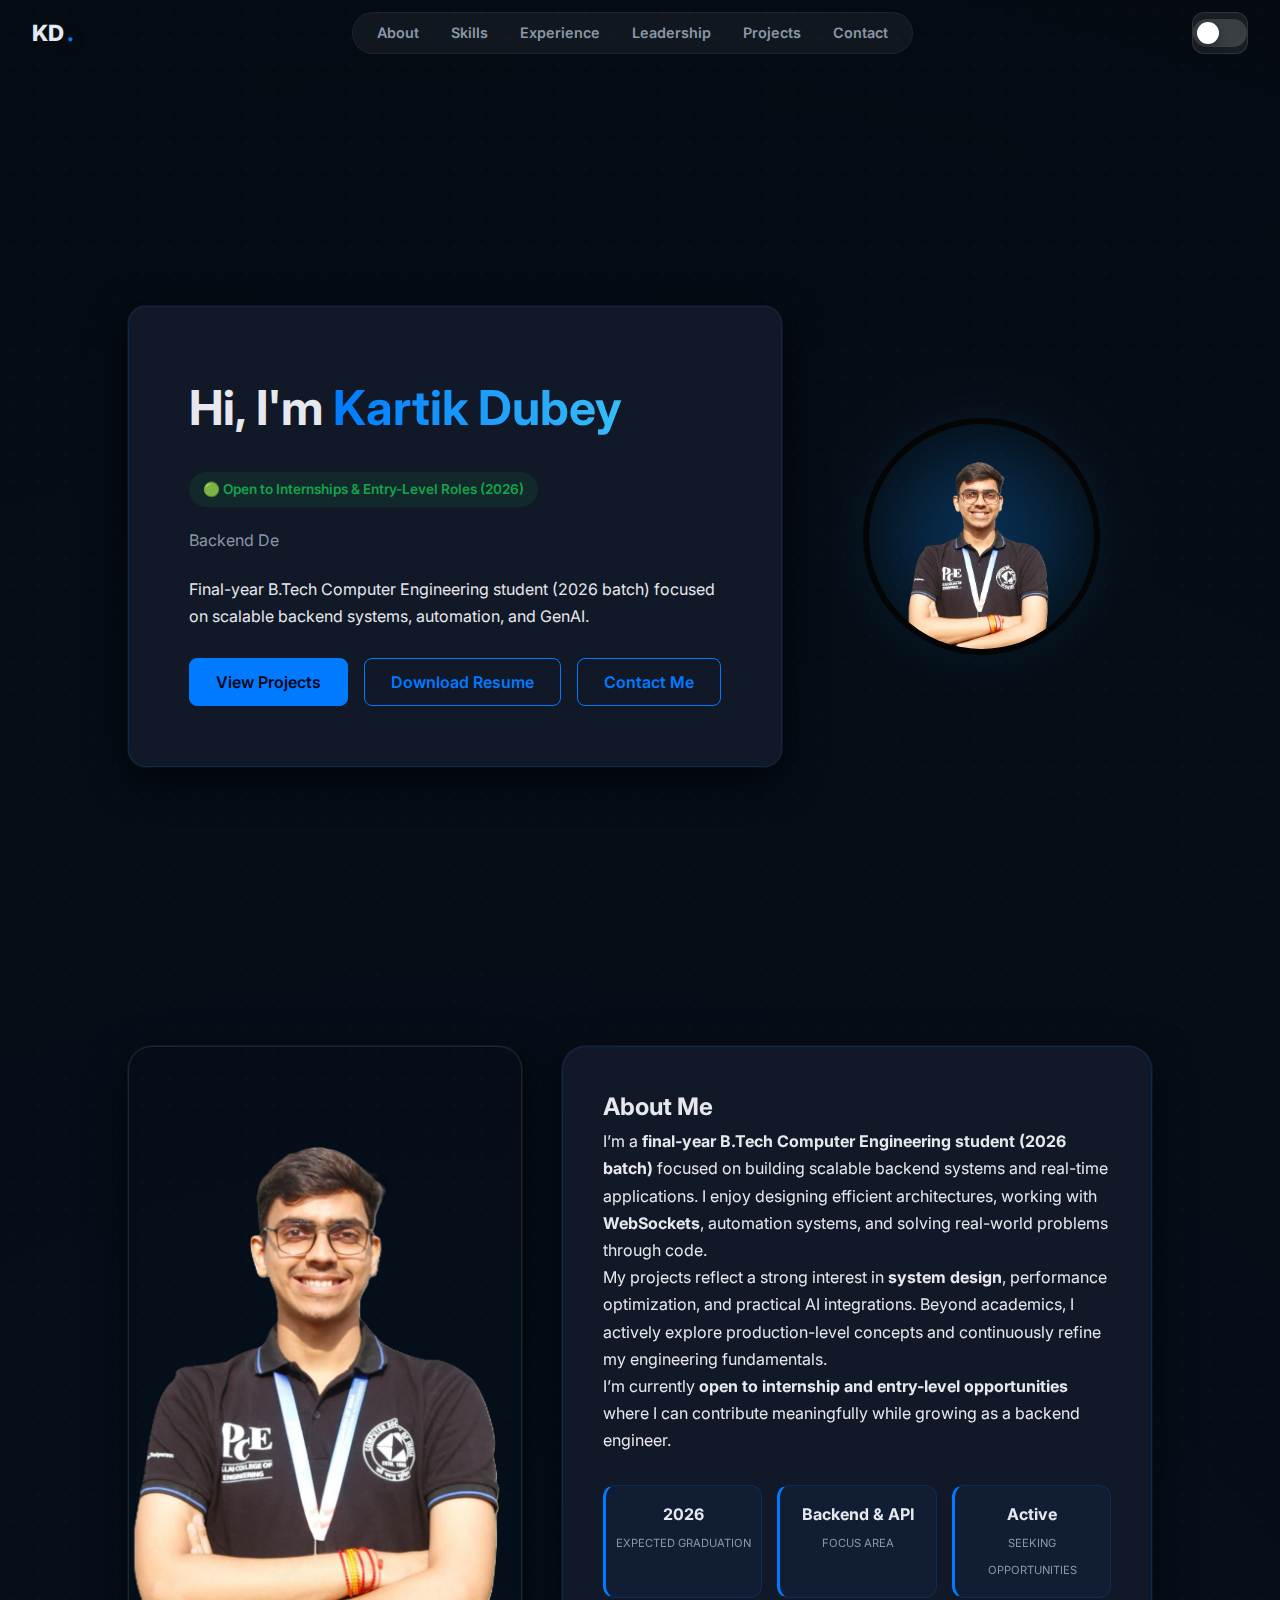
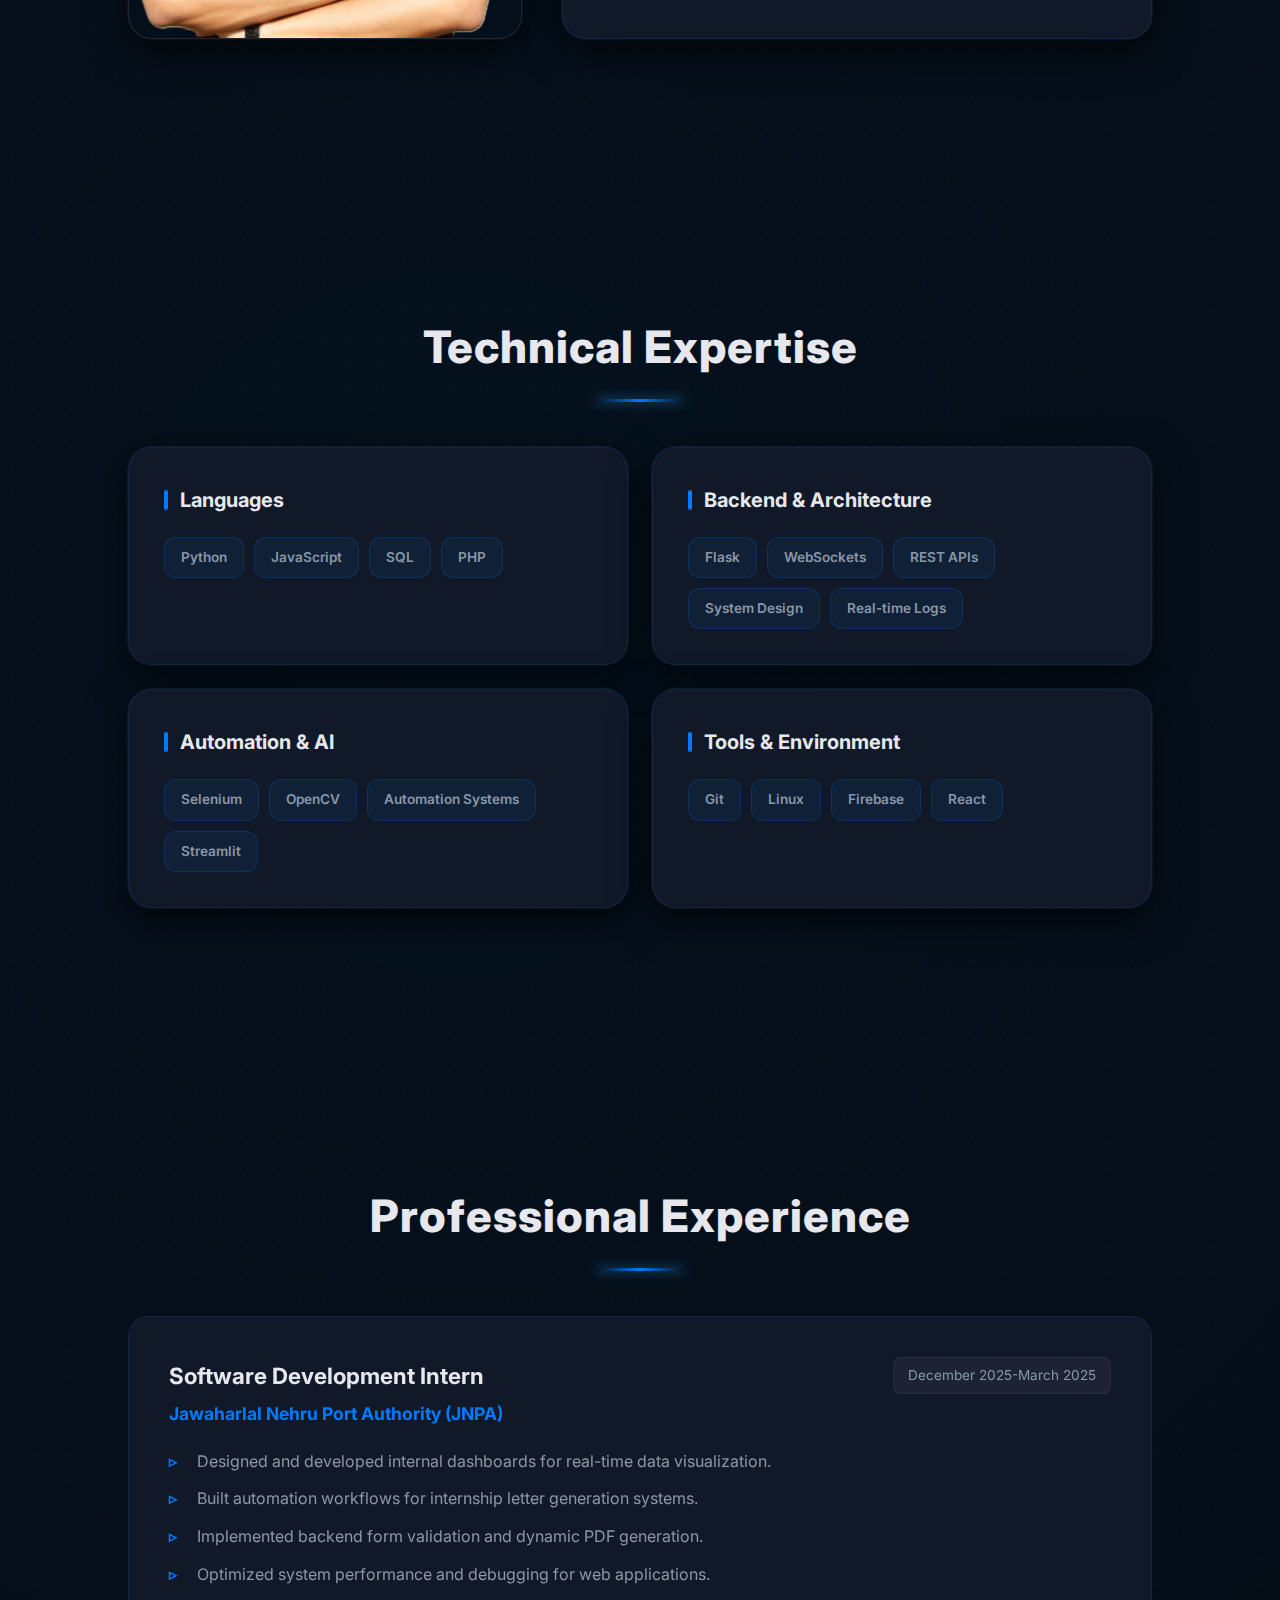
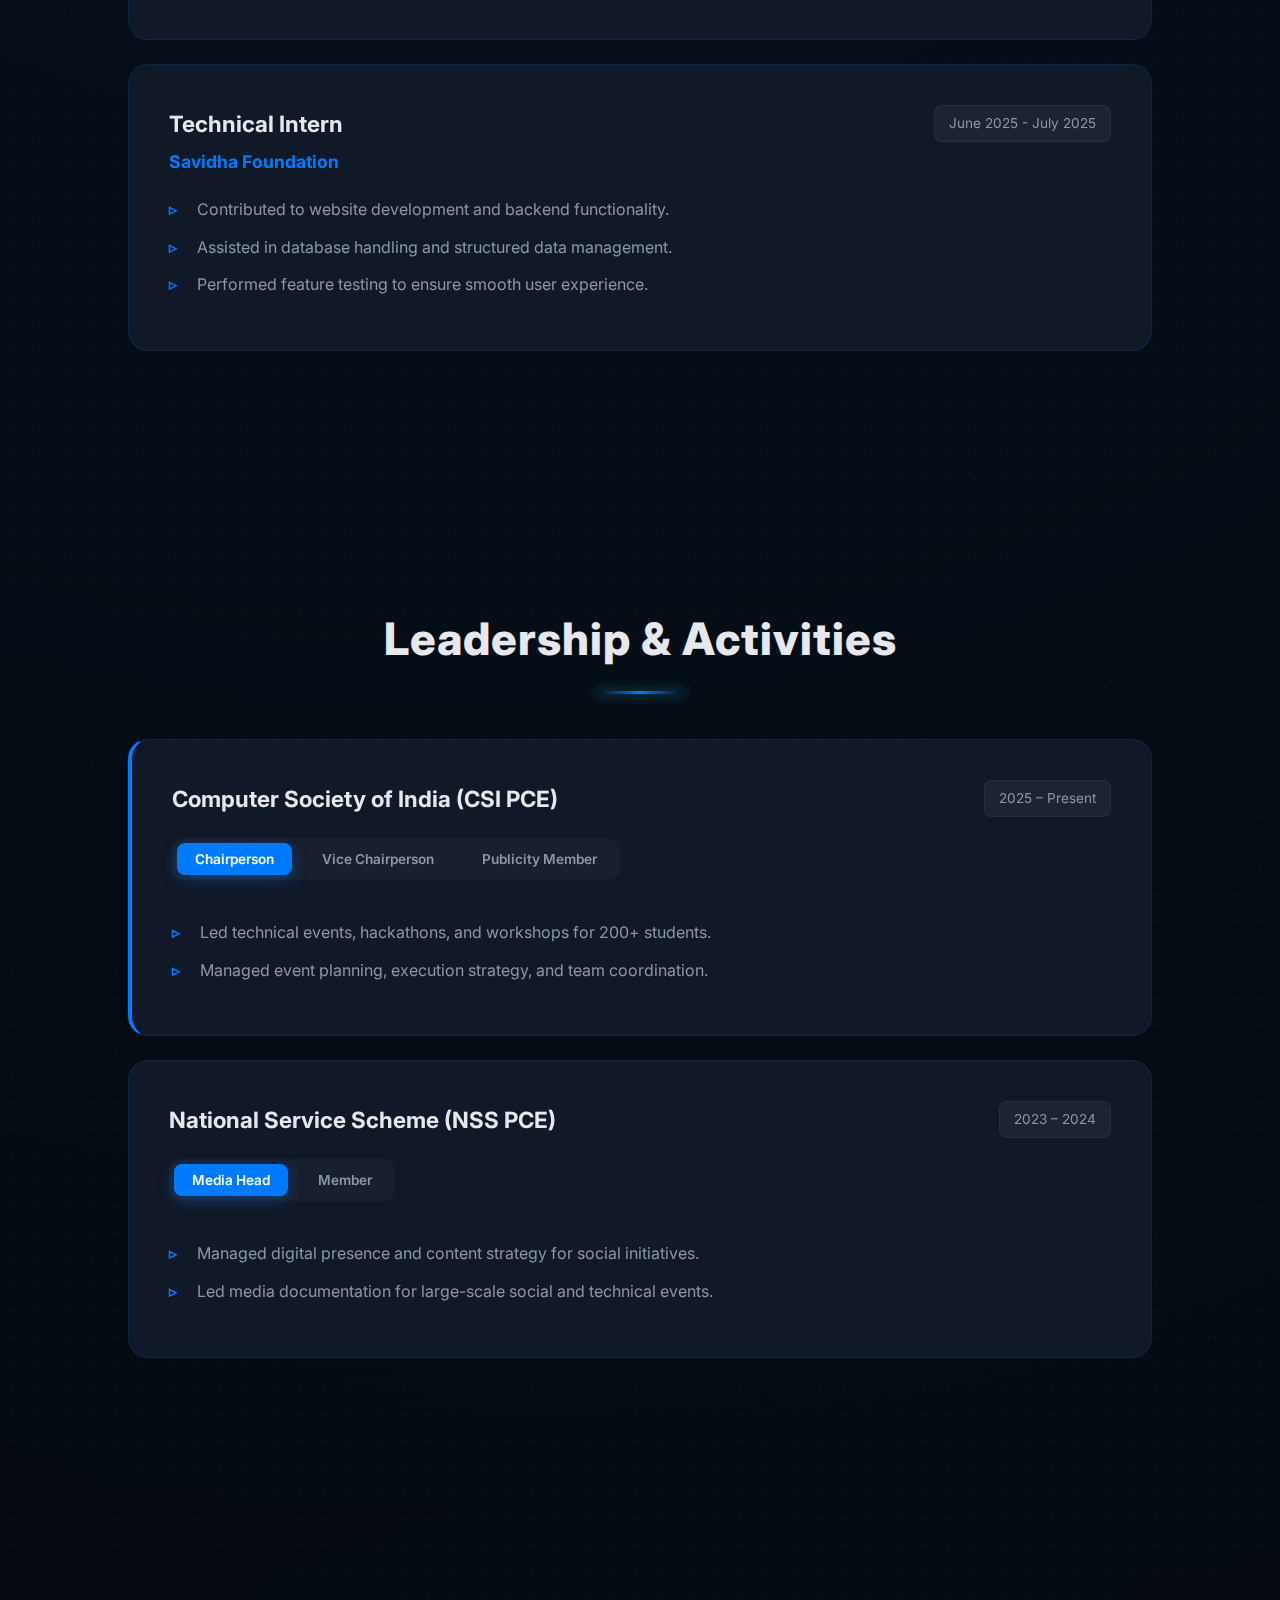
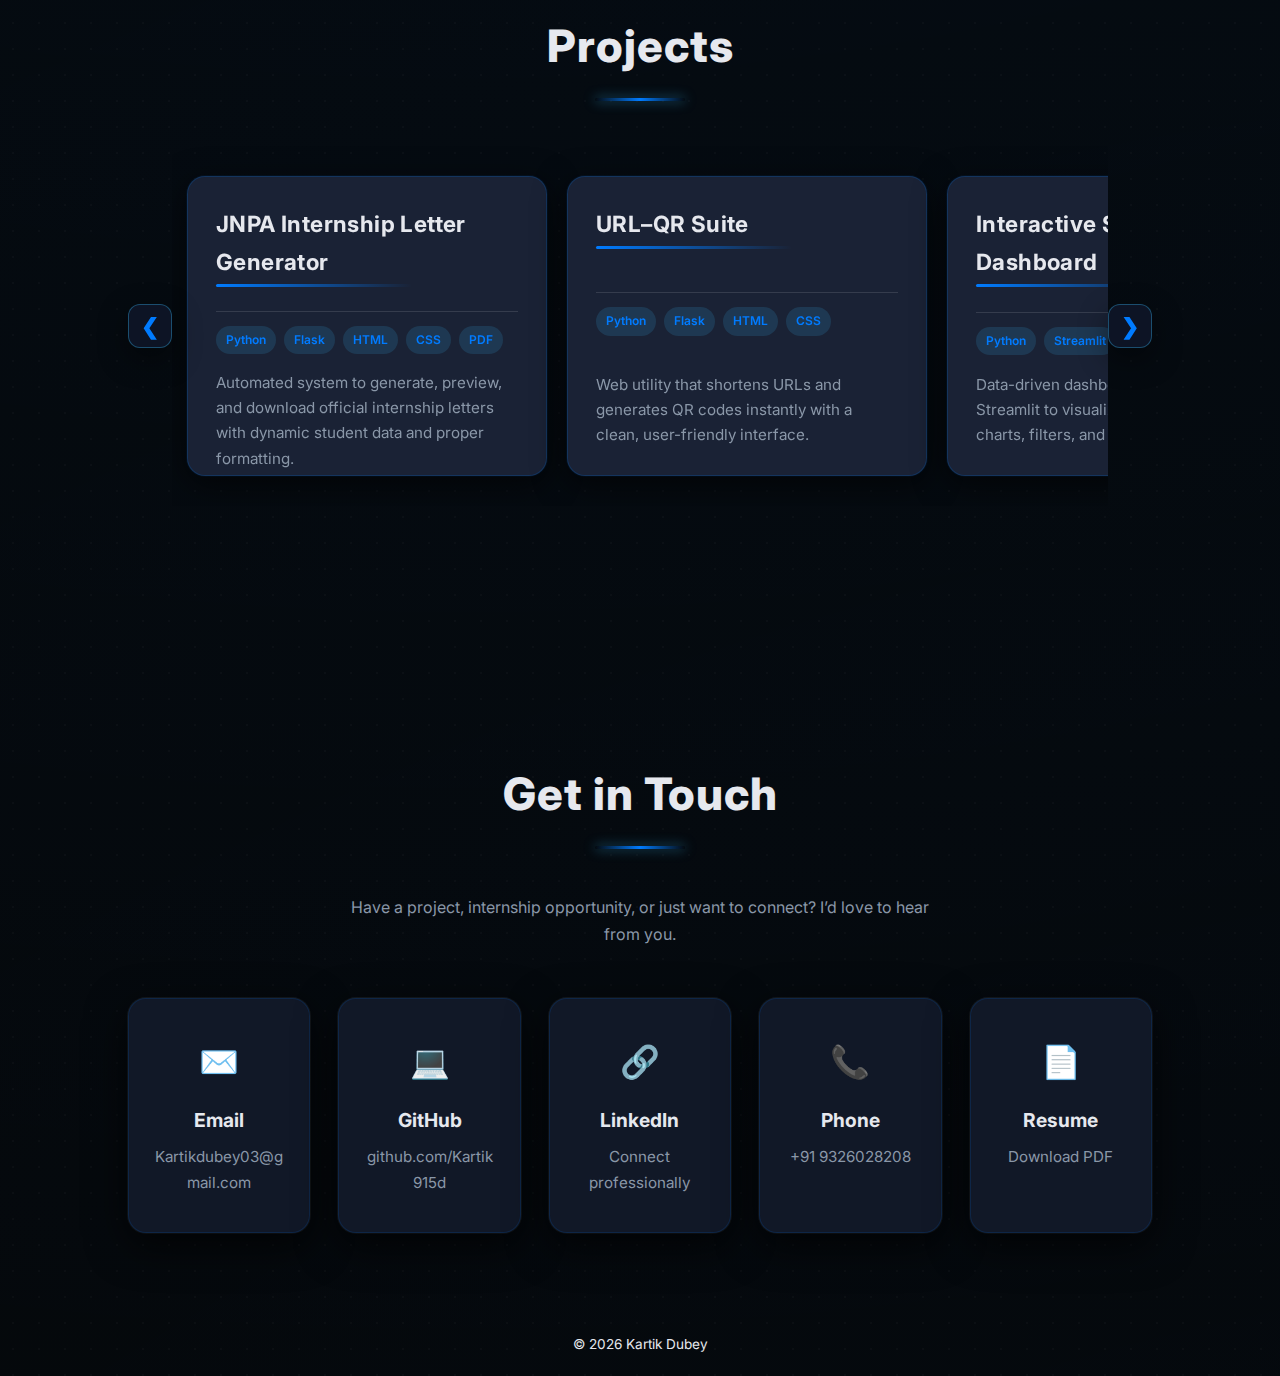
<file: index.html>
<!DOCTYPE html>
<html lang="en">

<head>
  <meta charset="UTF-8" />
  <meta name="viewport" content="width=device-width, initial-scale=1.0" />
  <title>Kartik Dubey | Backend Developer</title>
  <link rel="stylesheet" href="./style.css" />
  <!-- Favicon -->
  <link rel="icon" type="image/png" href="./image2.PNG">

</head>

<body>

  <!-- NAVBAR -->
  <header class="nav" id="navbar">
    <div class="nav-inner">

      <div class="logo">KD<span>.</span></div>

      <nav class="nav-links">
        <a href="#about">About</a>
        <a href="#skills">Skills</a>
        <a href="#experience">Experience</a>
        <a href="#leadership">Leadership</a>
        <a href="#projects">Projects</a>
        <a href="#contact">Contact</a>
      </nav>

      <div class="theme-switch" id="themeToggle">
        <div class="switch-track">
          <div class="switch-thumb"></div>
        </div>
      </div>

    </div>
  </header>

  <!-- HERO -->
  <section class="hero">

    <div class="hero-wrapper">

      <!-- LEFT -->
      <div class="hero-content">
        <h1>Hi, I'm <span>Kartik Dubey</span></h1>
        <p class="availability-badge">
          🟢 Open to Internships & Entry-Level Roles (2026)
        </p>

        <p class="subtitle">
          <span class="typing-box">
            <span id="typing"></span>
          </span>
        </p>

        <p class="description">
          Final-year B.Tech Computer Engineering student (2026 batch)
          focused on scalable backend systems, automation, and GenAI.
        </p>

        <div class="cta">
          <a href="#projects" class="btn">View Projects</a>
          <a href="./Resume.pdf" class="btn secondary" download>Download Resume</a>
          <a href="#contact" class="btn secondary">Contact Me</a>

        </div>
      </div>


      <!-- RIGHT -->
      <div class="hero-visual">

        <!-- BACKGROUND CIRCLE -->
        <div class="hero-bg"></div>

        <!-- GEOMETRIC DOODLES (BEHIND IMAGE) -->
        <div class="hero-doodles">

          <!-- CIRCLE -->
          <svg class="doodle-svg circle" viewBox="0 0 100 100">
            <circle cx="50" cy="50" r="40" />
          </svg>

          <!-- WAVE -->
          <svg class="doodle-svg wave" viewBox="0 0 120 60">
            <path d="M0 30 C20 10, 40 50, 60 30 C80 10, 100 50, 120 30" />
          </svg>

          <!-- STAR -->
          <svg class="doodle-svg star" viewBox="0 0 100 100">
            <path d="M50 5 L60 40 L95 50 L60 60 L50 95 L40 60 L5 50 L40 40 Z" />
          </svg>

          <!-- PLANE / ARROW -->
          <svg class="doodle-svg plane" viewBox="0 0 100 60">
            <path d="M0 30 L100 30 M70 10 L100 30 L70 50" />
          </svg>

        </div>

        <!-- IMAGE -->
        <img src="./image.PNG" alt="Kartik Dubey" class="hero-img" />
      </div>

    </div>
  </section>

 <section id="about" class="about-section">
  <div class="about-container">
    
    <div class="about-image-wrapper">
      <div class="image-glass-backdrop"></div>
      <img src="image.PNG" alt="Kartik Dubey">
    </div>

    <div class="about-content glass-card">
      <h2 class="section-title-left">About Me</h2>

      <div class="about-text">
        <p>
          I’m a <strong>final-year B.Tech Computer Engineering student (2026 batch)</strong> focused on building
          scalable backend systems and real-time applications.
          I enjoy designing efficient architectures, working with <strong>WebSockets</strong>,
          automation systems, and solving real-world problems through code.
        </p>

        <p>
          My projects reflect a strong interest in <strong>system design</strong>, performance optimization,
          and practical AI integrations. Beyond academics, I actively explore production-level concepts
          and continuously refine my engineering fundamentals.
        </p>

        <p class="hiring-status">
          I’m currently <strong>open to internship and entry-level opportunities</strong> where I can
          contribute meaningfully while growing as a backend engineer.
        </p>
      </div>

      <div class="about-stats">
        <div class="stat-item">
          <span class="stat-value">2026</span>
          <label class="stat-label">Expected Graduation</label>
        </div>
        <div class="stat-item">
          <span class="stat-value">Backend & API</span>
          <label class="stat-label">Focus Area</label>
        </div>
        <div class="stat-item highlight">
          <span class="stat-value">Active</span>
          <label class="stat-label">Seeking Opportunities</label>
        </div>
      </div>
    </div>

  </div>
</section>

  <!-- SKILL -->
  <section id="skills" class="skills-section">
    <h2 class="section-title">Technical Expertise</h2>

    <div class="skills-wrapper">
      <div class="skill-card">
        <div class="skill-header">
          <h3>Languages</h3>
        </div>
        <div class="skill-tags">
          <span>Python</span><span>JavaScript</span><span>SQL</span><span>PHP</span>
        </div>
      </div>

      <div class="skill-card core-focus">
        <div class="skill-header">
          <h3>Backend & Architecture</h3>
        </div>
        <div class="skill-tags">
          <span>Flask</span><span>WebSockets</span><span>REST APIs</span><span>System Design</span><span>Real-time
            Logs</span>
        </div>
      </div>

      <div class="skill-card">
        <div class="skill-header">
          <h3>Automation & AI</h3>
        </div>
        <div class="skill-tags">
          <span>Selenium</span><span>OpenCV</span><span>Automation Systems</span><span>Streamlit</span>
        </div>
      </div>

      <div class="skill-card">
        <div class="skill-header">
          <h3>Tools & Environment</h3>
        </div>
        <div class="skill-tags">
          <span>Git</span><span>Linux</span><span>Firebase</span><span>React</span>
        </div>
      </div>
    </div>
  </section>

<section id="experience" class="portfolio-section">
  <h2 class="section-title">Professional Experience</h2>
  <div class="experience-wrapper">
    
    <div class="experience-card">
      <div class="card-glow"></div>
      <div class="experience-header">
        <div class="role-info">
          <h3>Software Development Intern</h3>
          <span class="experience-company">Jawaharlal Nehru Port Authority (JNPA)</span>
        </div>
        <span class="experience-duration">December 2025-March 2025</span>
      </div>
      <ul class="experience-details">
        <li>Designed and developed internal dashboards for real-time data visualization.</li>
        <li>Built automation workflows for internship letter generation systems.</li>
        <li>Implemented backend form validation and dynamic PDF generation.</li>
        <li>Optimized system performance and debugging for web applications.</li>
      </ul>
    </div>

    <div class="experience-card">
      <div class="card-glow"></div>
      <div class="experience-header">
        <div class="role-info">
          <h3>Technical Intern</h3>
          <span class="experience-company">Savidha Foundation</span>
        </div>
        <span class="experience-duration">June 2025 - July 2025</span>
      </div>
      <ul class="experience-details">
        <li>Contributed to website development and backend functionality.</li>
        <li>Assisted in database handling and structured data management.</li>
        <li>Performed feature testing to ensure smooth user experience.</li>
      </ul>
    </div>
  </div>
</section>


<section id="leadership" class="portfolio-section">
  <h2 class="section-title">Leadership & Activities</h2>
  <div class="experience-wrapper">
    
    <div class="experience-card leadership-highlight" id="csi-card">
      <div class="experience-header">
        <div class="role-info">
          <h3>Computer Society of India (CSI PCE)</h3>
          <div class="multi-role-tabs">
            <button class="role-tab active" onclick="showRole(event, 'csi', 'chair')">Chairperson</button>
            <button class="role-tab" onclick="showRole(event, 'csi', 'vice')">Vice Chairperson</button>
            <button class="role-tab" onclick="showRole(event, 'csi', 'publicity')">Publicity Member</button>
          </div>
        </div>
        <span class="experience-duration" id="csi-duration">2025 – Present</span>
      </div>

      <div id="csi-details">
        <ul class="experience-details" id="csi-chair-content">
          <li>Led technical events, hackathons, and workshops for 200+ students.</li>
          <li>Managed event planning, execution strategy, and team coordination.</li>
        </ul>
        <ul class="experience-details" id="csi-vice-content" style="display:none;">
          <li>Assisted in overseeing department-level technical fests and fests.</li>
          <li>Coordinated between committees to ensure smooth event flow.</li>
        </ul>
        <ul class="experience-details" id="csi-publicity-content" style="display:none;">
          <li>Designed and executed social media campaigns for technical workshops.</li>
          <li>Increased student registration by 40% through targeted outreach.</li>
        </ul>
      </div>
    </div>

    <div class="experience-card" id="nss-card">
      <div class="experience-header">
        <div class="role-info">
          <h3>National Service Scheme (NSS PCE)</h3>
          <div class="multi-role-tabs">
            <button class="role-tab active" onclick="showRole(event, 'nss', 'media')">Media Head</button>
            <button class="role-tab" onclick="showRole(event, 'nss', 'member')">Member</button>
          </div>
        </div>
        <span class="experience-duration" id="nss-duration">2023 – 2024</span>
      </div>

      <div id="nss-details">
        <ul class="experience-details" id="nss-media-content">
          <li>Managed digital presence and content strategy for social initiatives.</li>
          <li>Led media documentation for large-scale social and technical events.</li>
        </ul>
        <ul class="experience-details" id="nss-member-content" style="display:none;">
          <li>Participated in community service projects and rural development camps.</li>
          <li>Assisted in organizing blood donation drives and awareness campaigns.</li>
        </ul>
      </div>
    </div>
  </div>
</section>

  <!-- PROJECTS -->
  <section id="projects" class="projects-section">

    <h2 class="section-title">Projects</h2>

    <div class="projects-wrapper">

      <!-- LEFT ARROW -->
      <button class="project-scroll-btn left" onclick="scrollProjects(-1)">
        &#10094;
      </button>

      <div class="projects-container" id="projectsScroll">

        <!-- PROJECT 1 -->
        <div class="project-card">
          <div class="card-inner">
            <div class="card-front">
              <h3>JNPA Internship Letter Generator</h3>
              <div class="tech-stack">
                <span>Python</span>
                <span>Flask</span>
                <span>HTML</span>
                <span>CSS</span>
                <span>PDF</span>
              </div>
              <p>
                Automated system to generate, preview, and download official internship
                letters with dynamic student data and proper formatting.
              </p>
            </div>
            <div class="card-back">
              <h3>Project Links</h3>
              <a href="https://github.com/Kartik915d/JNPA-Internship-letter-Generator" target="_blank"
                class="btn">GitHub Repo</a>
              <a href="https://web-production-8a80.up.railway.app/" target="_blank" class="btn secondary">Live Demo</a>
            </div>
          </div>
        </div>

        <!-- PROJECT 2 -->
        <div class="project-card">
          <div class="card-inner">
            <div class="card-front">
              <h3>URL–QR Suite</h3>
              <div class="tech-stack">
                <span>Python</span>
                <span>Flask</span>
                <span>HTML</span>
                <span>CSS</span>
              </div>
              <p>
                Web utility that shortens URLs and generates QR codes instantly
                with a clean, user-friendly interface.
              </p>
            </div>
            <div class="card-back">
              <h3>Project Links</h3>
              <a href="https://github.com/Kartik915d/url-qr-suite" target="_blank" class="btn">GitHub Repo</a>
              <a href="https://kartik915.pythonanywhere.com/" target="_blank" class="btn secondary">Live Demo</a>
            </div>
          </div>
        </div>

        <!-- PROJECT 3 -->
        <div class="project-card">
          <div class="card-inner">
            <div class="card-front">
              <h3>Interactive Streamlit Dashboard</h3>
              <div class="tech-stack">
                <span>Python</span>
                <span>Streamlit</span>
              </div>
              <p>
                Data-driven dashboard built using Streamlit to visualize insights
                through charts, filters, and real-time updates.
              </p>
            </div>
            <div class="card-back">
              <h3>Project Links</h3>
              <a href="https://github.com/Kartik915d/Streamlit-Dashboard" target="_blank" class="btn">GitHub Repo</a>
            </div>
          </div>
        </div>

        <!-- PROJECT 4 -->
        <div class="project-card">
          <div class="card-inner">
            <div class="card-front">
              <h3>Real-Time Log Monitoring System</h3>
              <div class="tech-stack">
                <span>Python</span>
                <span>WebSocket</span>
              </div>
              <p>
                Scalable log monitoring system inspired by BrowserStack infrastructure,
                enabling real-time log streaming and live analysis.
              </p>
            </div>
            <div class="card-back">
              <h3>Project Links</h3>
              <a href="https://github.com/Kartik915d/Log-monitoring-BrowserStack" target="_blank" class="btn">GitHub
                Repo</a>
            </div>
          </div>
        </div>

        <!-- PROJECT 5 -->
        <div class="project-card">
          <div class="card-inner">
            <div class="card-front">
              <h3>RasoiRescue – Food Management Platform</h3>
              <div class="tech-stack">
                <span>HTML</span>
                <span>CSS</span>
                <span>PHP</span>
              </div>
              <p>
                Platform focused on reducing food waste by connecting surplus food
                sources with those in need through a simple web interface.
              </p>
            </div>
            <div class="card-back">
              <h3>Project Links</h3>
              <a href="https://github.com/Kartik915d/RasoiRescue" target="_blank" class="btn">GitHub Repo</a>
            </div>
          </div>
        </div>

        <!-- PROJECT 6 -->
        <div class="project-card">
          <div class="card-inner">
            <div class="card-front">
              <h3>React Weather App</h3>
              <div class="tech-stack">
                <span>HTML</span>
                <span>CSS</span>
                <span>Javascript</span>
                <span>Shell</span>
              </div>
              <p>
                Responsive weather application built with React that fetches and
                displays real-time weather data based on user location.
              </p>
            </div>
            <div class="card-back">
              <h3>Project Links</h3>
              <a href="https://github.com/Kartik915d/react-weather-app" target="_blank" class="btn">GitHub Repo</a>
              <a href="https://kartik-react-weather-app.vercel.app/" target="_blank" class="btn secondary">Live Demo</a>
            </div>
          </div>
        </div>

        <!-- PROJECT 7 -->
        <div class="project-card">
          <div class="card-inner">
            <div class="card-front">
              <h3>SuperChat – Real-Time Messaging App</h3>
              <div class="tech-stack">
                <span>HTML</span>
                <span>CSS</span>
                <span>Javascript</span>
                <span>Shell</span>
              </div>
              <p>
                Real-time chat application with instant message delivery,
                user authentication, and modern UI interactions.
              </p>
            </div>
            <div class="card-back">
              <h3>Project Links</h3>
              <a href="https://github.com/Kartik915d/superchat" target="_blank" class="btn">GitHub Repo</a>
              <a href="https://superchat-roan.vercel.app/login" target="_blank" class="btn secondary">Live Demo</a>
            </div>
          </div>
        </div>

        <!-- PROJECT 8 -->
        <div class="project-card">
          <div class="card-inner">
            <div class="card-front">
              <h3>Real-Time Motion Detector</h3>
              <div class="tech-stack">
                <span>Python</span>
                <span>OpenCV</span>
              </div>
              <p>
                Real-time motion detection system using Python and OpenCV that
                highlights movement from live webcam video.
              </p>
            </div>
            <div class="card-back">
              <h3>Project Links</h3>
              <a href="https://github.com/Kartik915d/Real-Time-Motion-Detector" target="_blank" class="btn">GitHub
                Repo</a>
            </div>
          </div>
        </div>

      </div>

      <button class="project-scroll-btn right" onclick="scrollProjects(1)">
        &#10095;
      </button>

    </div>
  </section>

  <!-- CONTACT -->
  <section id="contact" class="contact-section">

    <h2 class="section-title">Get in Touch</h2>
    <p class="contact-subtitle">
      Have a project, internship opportunity, or just want to connect?
      I’d love to hear from you.
    </p>

    <div class="contact-grid">

      <a href="mailto:Kartikdubey03@gmail.com" class="contact-card">
        <span class="contact-icon">✉️</span>
        <h3>Email</h3>
        <p>Kartikdubey03@gmail.com</p>
      </a>

      <a href="https://github.com/Kartik915d" target="_blank" class="contact-card">
        <span class="contact-icon">💻</span>
        <h3>GitHub</h3>
        <p>github.com/Kartik915d</p>
      </a>

      <a href="https://linkedin.com/in/kartik-dubey915" target="_blank" class="contact-card">
        <span class="contact-icon">🔗</span>
        <h3>LinkedIn</h3>
        <p>Connect professionally</p>
      </a>

      <a href="tel:+919326028208" class="contact-card">
        <span class="contact-icon">📞</span>
        <h3>Phone</h3>
        <p>+91 9326028208</p>
      </a>

      <a href="./Resume.pdf" class="contact-card primary" download>
        <span class="contact-icon">📄</span>
        <h3>Resume</h3>
        <p>Download PDF</p>
      </a>



    </div>

  </section>


  <footer>
    © 2026 Kartik Dubey
  </footer>
  <script src="./script.js"></script>
</body>

</html>
</file>
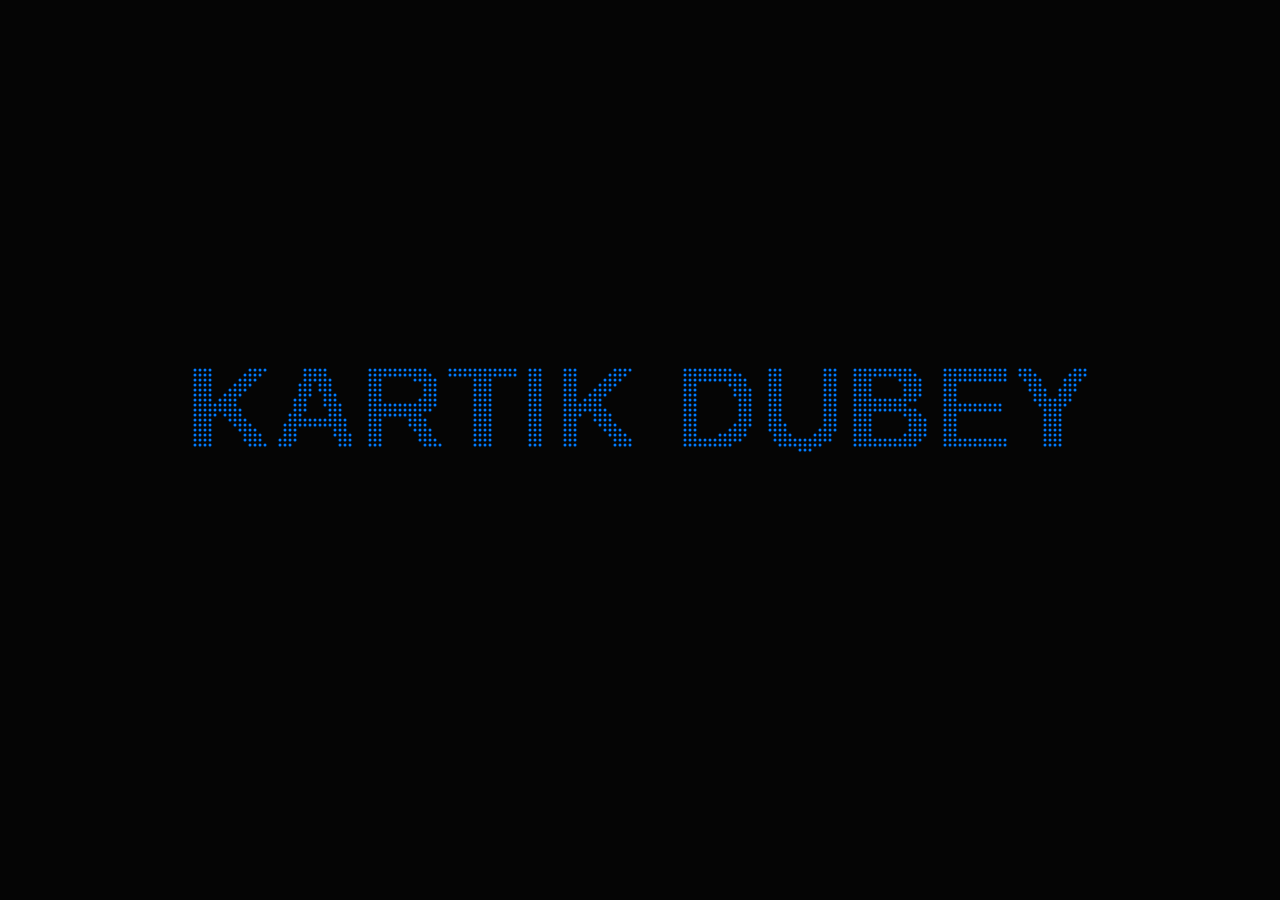
<file: index2.html>
<!DOCTYPE html>
<html>
<head>
<meta charset="UTF-8">
<meta name="viewport" content="width=device-width, initial-scale=1.0">
<title>Kartik Dubey</title>

<style>
body{
  margin:0;
  font-family:Arial, sans-serif;
  overflow:hidden;
}

/* ================= INTRO OVERLAY ================= */

#intro{
  position:fixed;
  inset:0;
  background:#050505;
  display:flex;
  flex-direction:column;
  justify-content:center;
  align-items:center;
  z-index:9999;
  transition:opacity 1s ease, visibility 1s ease;
  cursor:pointer;
}

#intro.hide{
  opacity:0;
  visibility:hidden;
}

#intro button{
  position:relative;
  z-index:2;
  margin-top:40px;
  padding:12px 28px;
  background:#007bff;
  border:none;
  color:white;
  font-size:16px;
  border-radius:6px;
  cursor:pointer;
}

#canvas{
  position:absolute;
  inset:0;
}
</style>
</head>

<body>

<!-- INTRO OVERLAY -->
<div id="intro">
  <canvas id="canvas"></canvas>
</div>

<script>
const canvas = document.getElementById("canvas");
const ctx = canvas.getContext("2d");

function resizeCanvas(){
  canvas.width = window.innerWidth;
  canvas.height = window.innerHeight;
}
resizeCanvas();
window.addEventListener("resize", () => {
  resizeCanvas();
  initParticles();
});

const text = "KARTIK DUBEY";
let particles = [];

function initParticles(){
  ctx.clearRect(0,0,canvas.width,canvas.height);

  const fontSize = canvas.width < 600 ? 60 : 120;

  ctx.fillStyle="white";
  ctx.font=`bold ${fontSize}px Arial`;
  ctx.textAlign="center";
  ctx.fillText(text, canvas.width/2, canvas.height/2);

  const data = ctx.getImageData(0,0,canvas.width,canvas.height);
  ctx.clearRect(0,0,canvas.width,canvas.height);

  particles = [];

  for(let y=0;y<canvas.height;y+=5){
    for(let x=0;x<canvas.width;x+=5){
      const index=(y*canvas.width+x)*4;
      if(data.data[index+3]>128){
        particles.push({
          x:x,
          y:y,
          baseX:x,
          baseY:y
        });
      }
    }
  }
}

initParticles();

let mouse = { x:null, y:null, radius:100 };

window.addEventListener("mousemove", function(e){
  mouse.x = e.clientX;
  mouse.y = e.clientY;
});

function animate(){
  ctx.clearRect(0,0,canvas.width,canvas.height);

  particles.forEach(p=>{
    let dx = mouse.x - p.x;
    let dy = mouse.y - p.y;
    let distance = Math.sqrt(dx*dx + dy*dy);

    if(distance < mouse.radius){
      let angle = Math.atan2(dy, dx);
      let force = (mouse.radius - distance) / mouse.radius;
      p.x -= Math.cos(angle) * force * 8;
      p.y -= Math.sin(angle) * force * 8;
    } else {
      p.x += (p.baseX - p.x) * 0.05;
      p.y += (p.baseY - p.y) * 0.05;
    }

    ctx.fillStyle = "#007bff";
    ctx.beginPath();
    ctx.arc(p.x, p.y, 1.5, 0, Math.PI * 2);
    ctx.fill();
  });

  requestAnimationFrame(animate);
}

animate();

/* REDIRECT */
function enterPortfolio(event){
  event.stopPropagation();
  fadeAndRedirect();
}

document.getElementById("intro").addEventListener("click", function(){
  fadeAndRedirect();
});

function fadeAndRedirect(){
  document.getElementById("intro").classList.add("hide");

  setTimeout(() => {
    window.location.href = "index.html";
  }, 900);
}
</script>

</body>
</html>
</file>
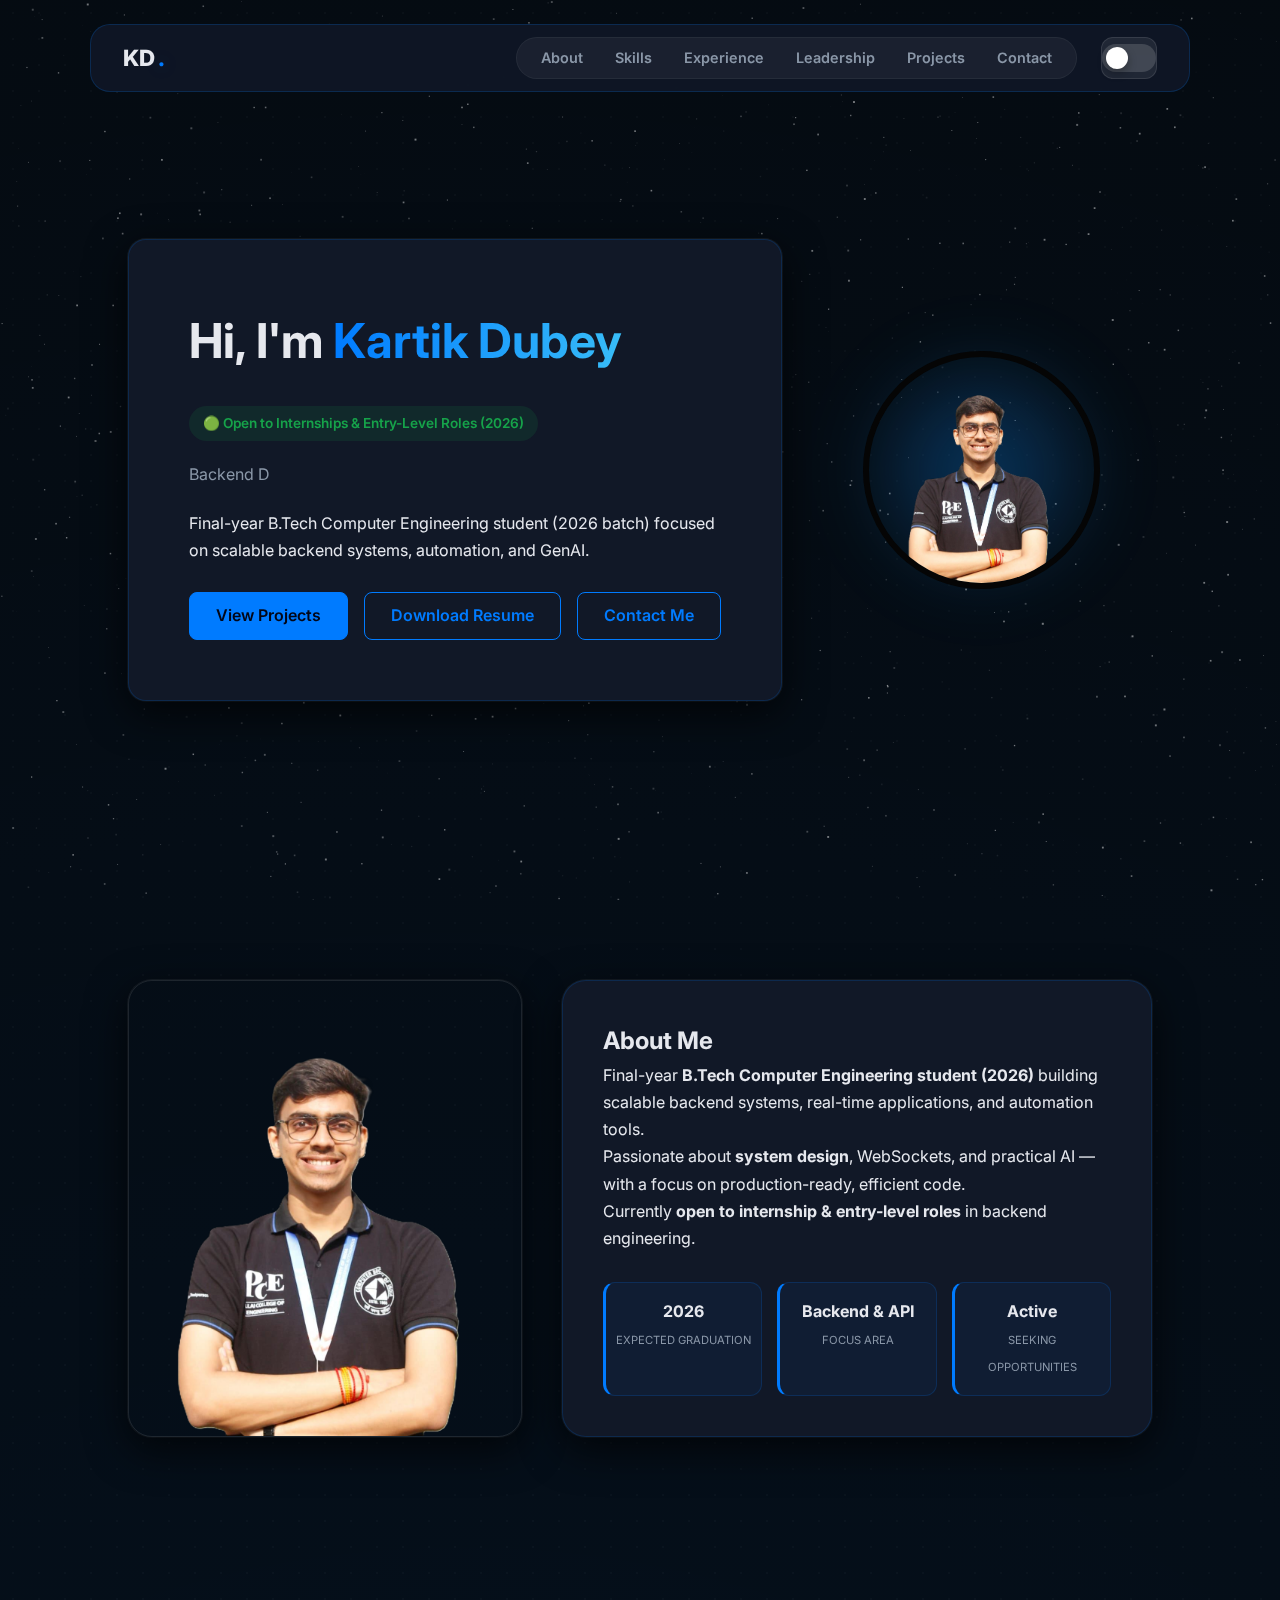
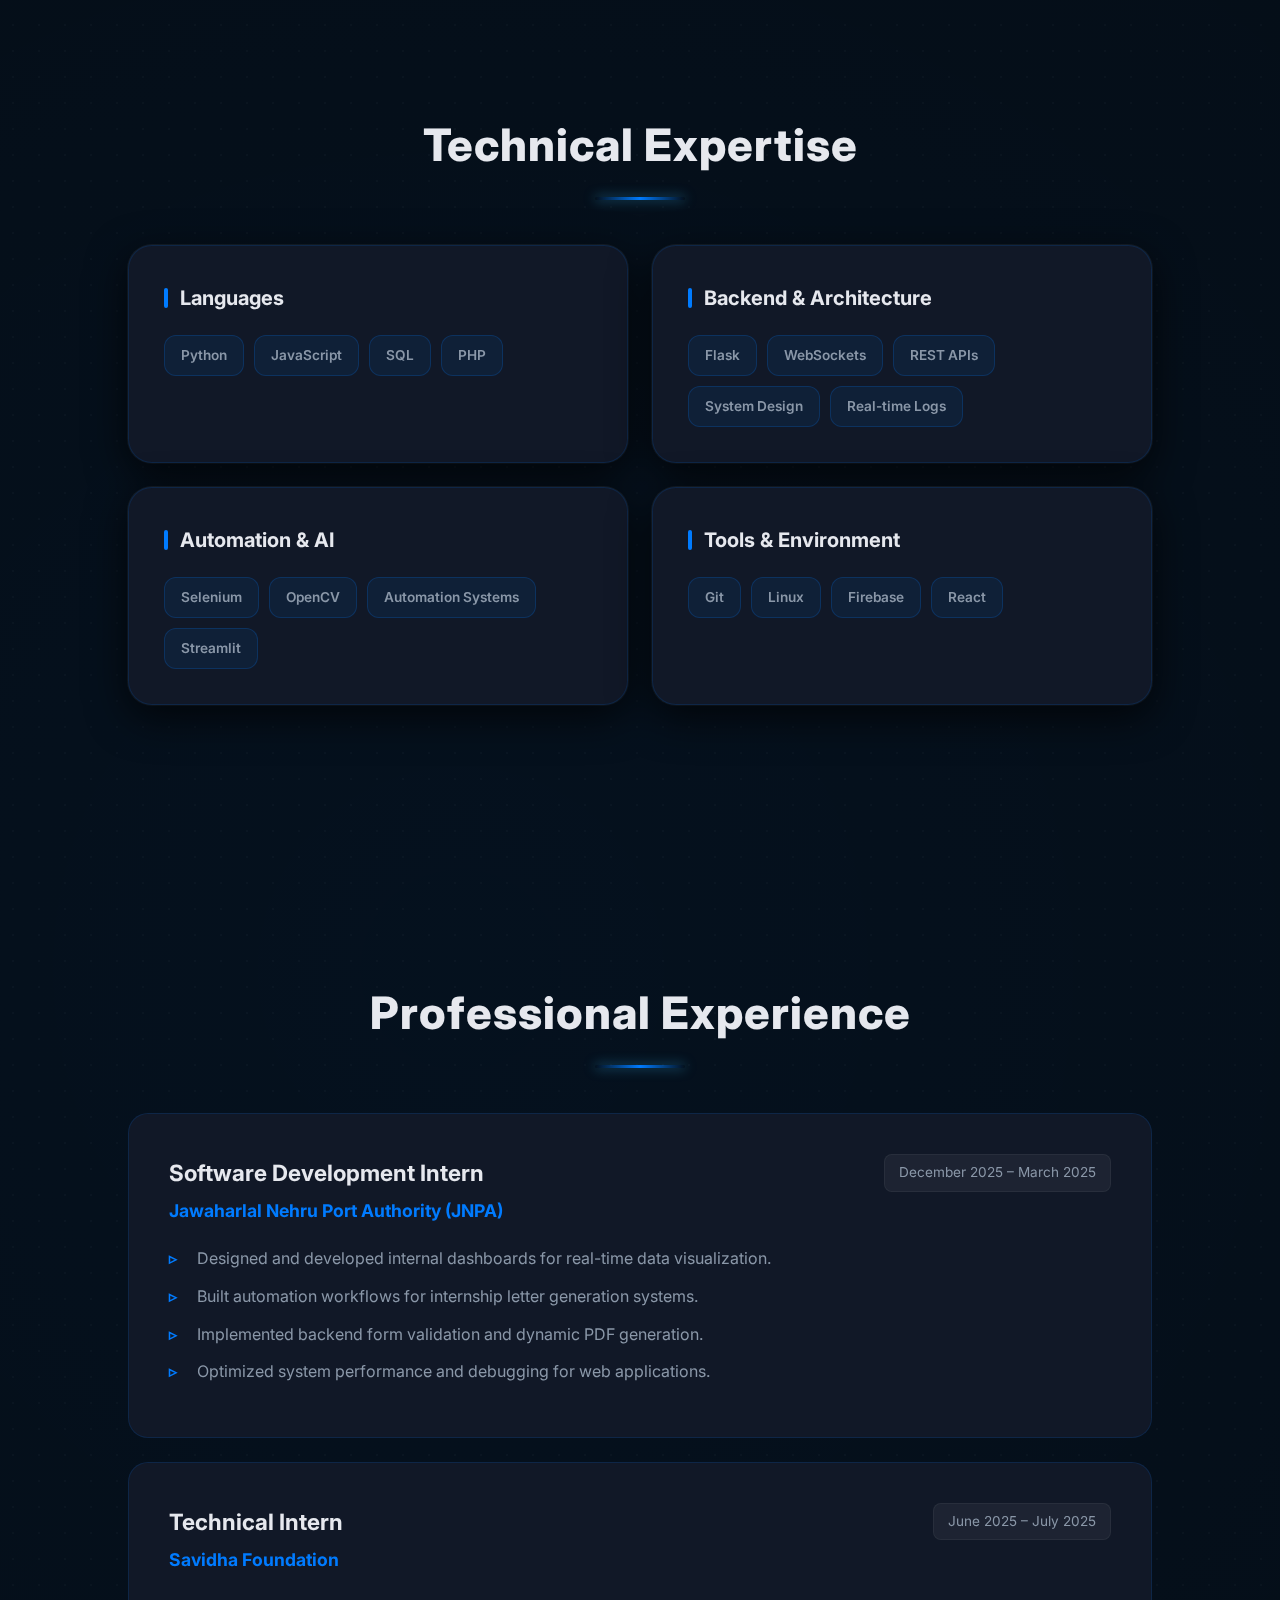
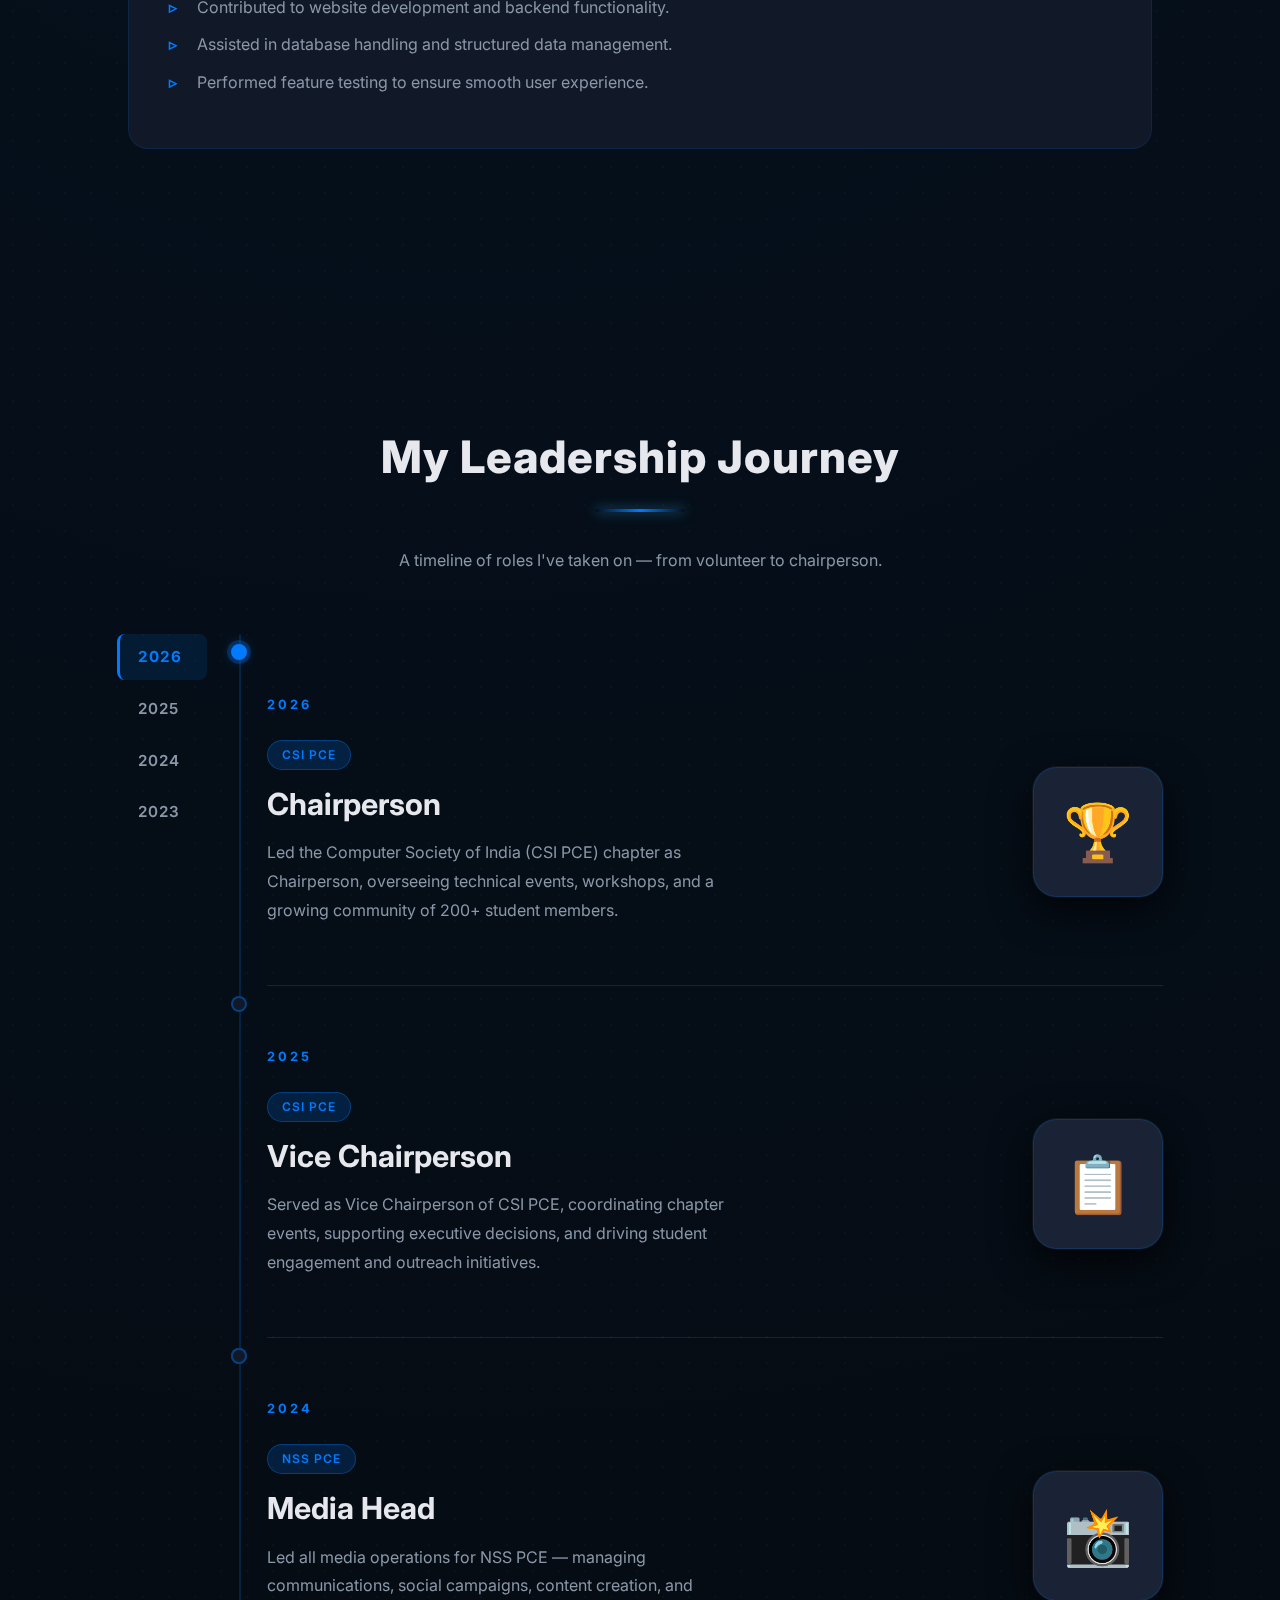
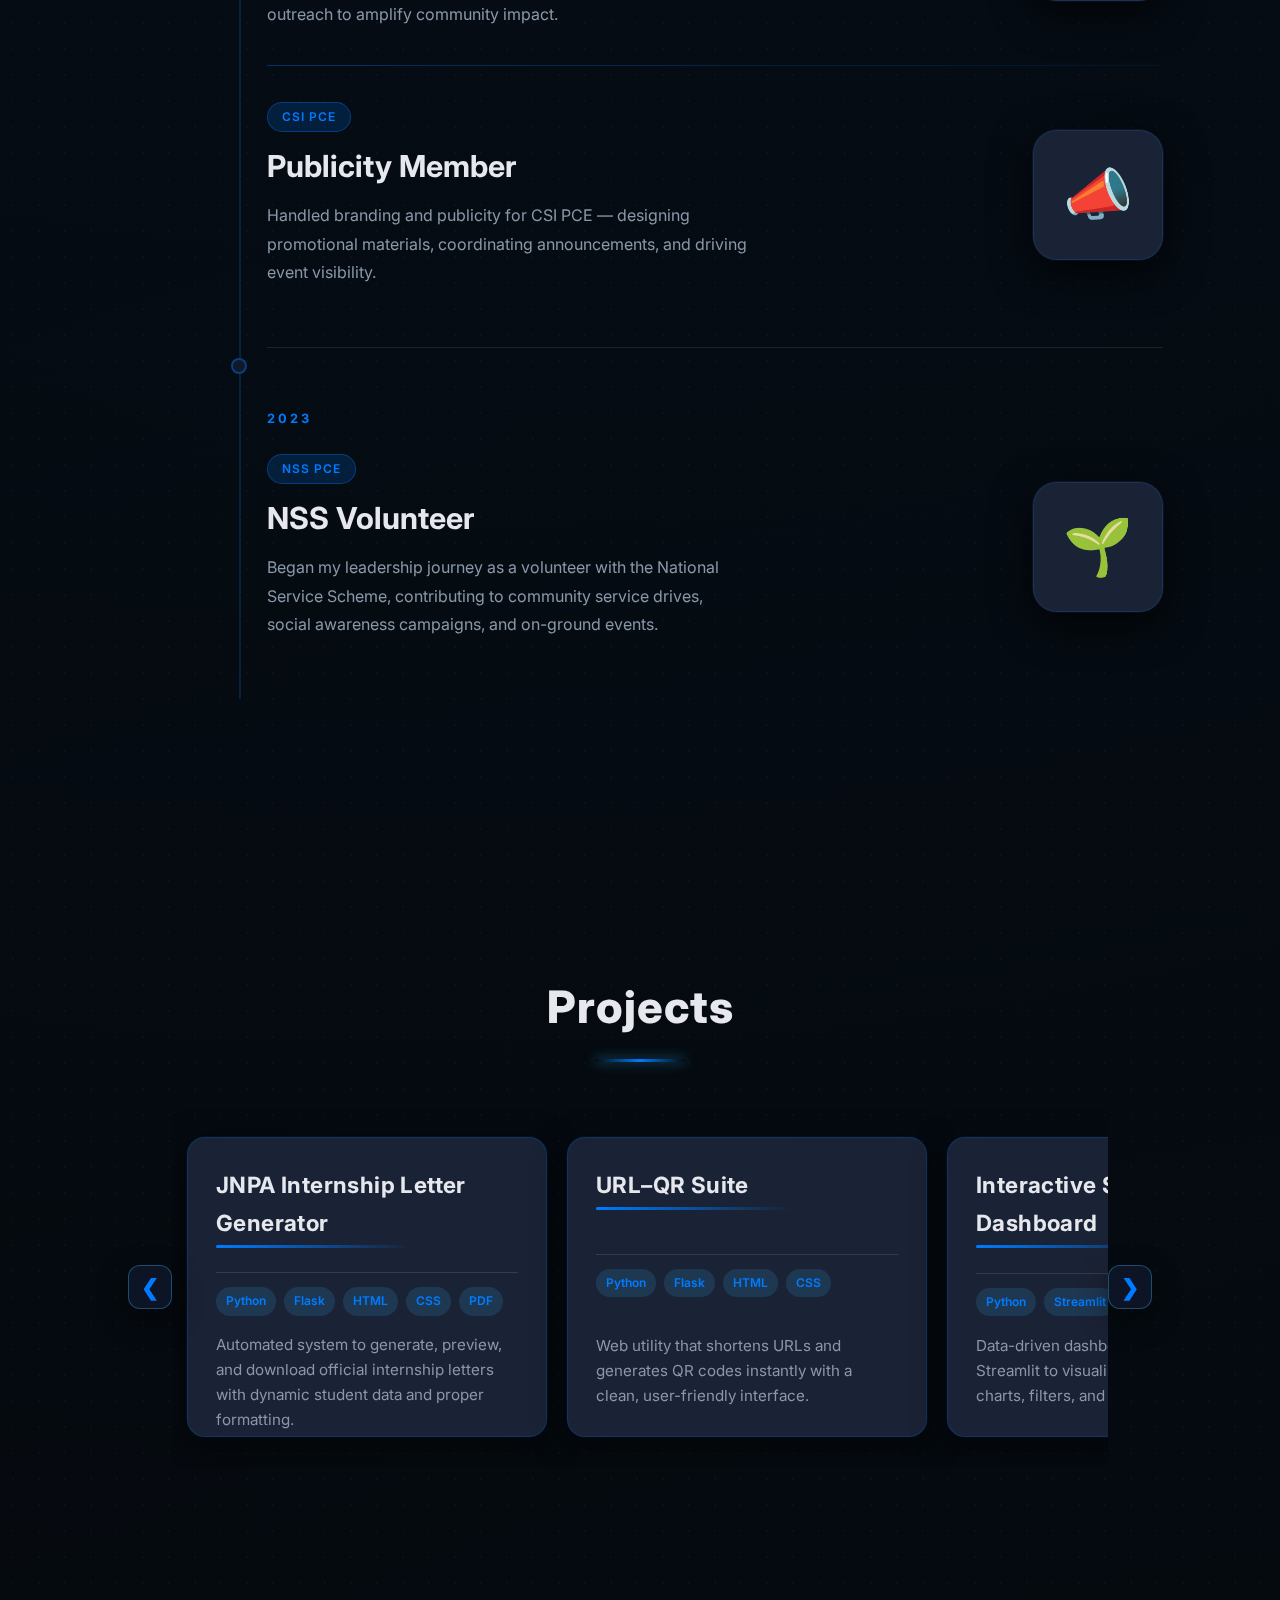
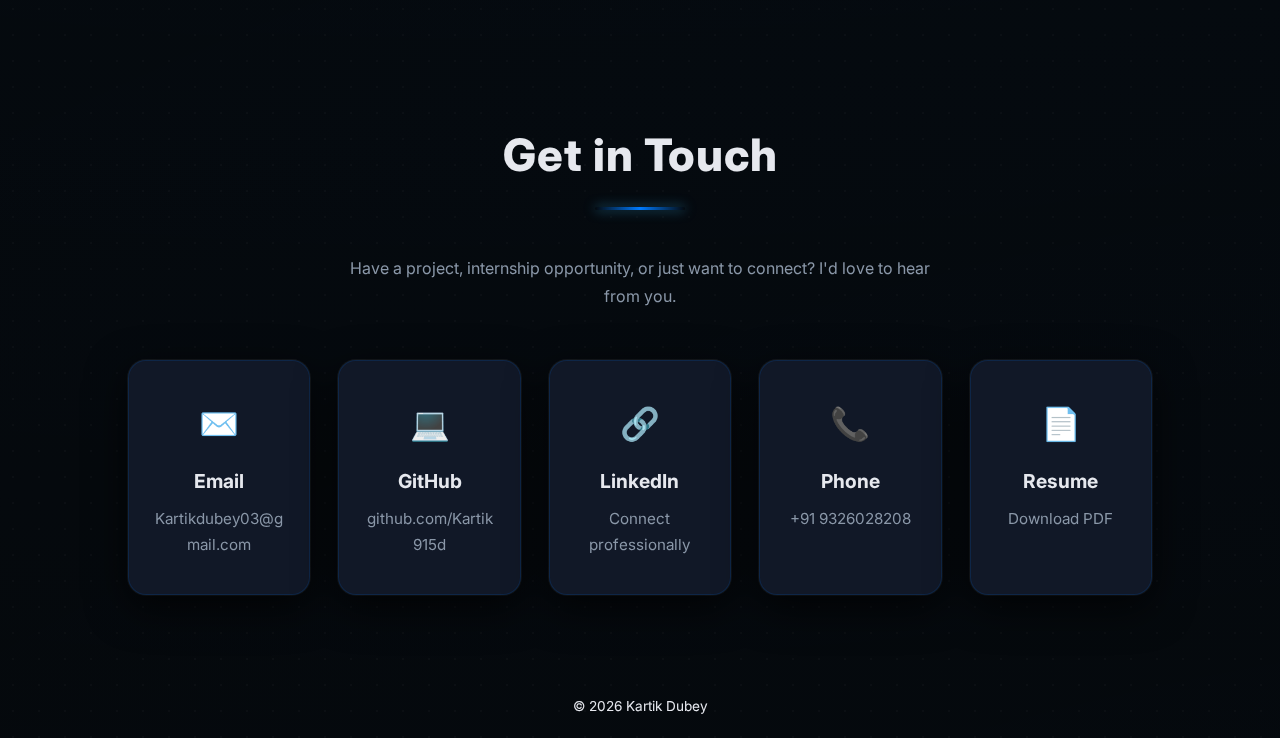
<file: Main.html>
<!DOCTYPE html>
<html lang="en">

<head>
  <meta charset="UTF-8" />
  <meta name="viewport" content="width=device-width, initial-scale=1.0" />
  <title>Kartik Dubey | Backend Developer</title>
  <link rel="stylesheet" href="./style.css" />
  <link rel="icon" type="image/png" href="./image2.PNG">
</head>

<body>

  <!-- STARFIELD CANVAS (dark theme only, hidden via CSS in light mode) -->
  <canvas id="stars-canvas" style="position:fixed;inset:0;z-index:0;pointer-events:none;"></canvas>
  <script>
    (function () {
      const canvas = document.getElementById("stars-canvas");
      const ctx = canvas.getContext("2d");
      let stars = [], time = 0;

      function resize() {
        canvas.width = window.innerWidth;
        canvas.height = window.innerHeight;
      }
      resize();
      window.addEventListener("resize", resize);

      function createStars() {
        stars = [];
        for (let i = 0; i < 1500; i++) {
          stars.push({
            x: Math.random() * canvas.width,
            y: Math.random() * canvas.height,
            size: Math.random() * 1.8 + 0.2,
            speed: Math.random() * 0.8 + 0.4,
            phase: Math.random() * Math.PI * 2
          });
        }
      }
      createStars();

      function animate() {
        ctx.clearRect(0, 0, canvas.width, canvas.height);
        time += 0.02;
        for (let s of stars) {
          const opacity = 0.2 + Math.sin(time * s.speed + s.phase) * 0.25;
          ctx.fillStyle = `rgba(255,255,255,${opacity})`;
          ctx.fillRect(s.x, s.y, s.size, s.size);
        }
        requestAnimationFrame(animate);
      }
      animate();
    })();
  </script>

  <!-- NAVBAR -->
  <header class="navbar" id="navbar">
    <div class="nav-inner">
      <div class="logo">KD<span>.</span></div>

      <div class="nav-content" id="navContent">
        <nav class="nav-links">
          <a href="#about">About</a>
          <a href="#skills">Skills</a>
          <a href="#experience">Experience</a>
          <a href="#leadership">Leadership</a>
          <a href="#projects">Projects</a>
          <a href="#contact">Contact</a>
        </nav>

        <div class="theme-switch" id="themeToggle">
          <div class="switch-track">
            <div class="switch-thumb"></div>
          </div>
        </div>
      </div>

      <button class="mobile-menu-toggle" id="menuToggle" aria-label="Toggle Menu">
        <span class="bar"></span>
        <span class="bar"></span>
        <span class="bar"></span>
      </button>
    </div>
  </header>

  <!-- HERO -->
  <section class="hero">
    <div class="hero-wrapper">

      <!-- LEFT -->
      <div class="hero-content">
        <h1>Hi, I'm <span>Kartik Dubey</span></h1>
        <p class="availability-badge">
          🟢 Open to Internships &amp; Entry-Level Roles (2026)
        </p>

        <p class="subtitle">
          <span class="typing-box">
            <span id="typing"></span>
          </span>
        </p>

        <p class="description">
          Final-year B.Tech Computer Engineering student (2026 batch)
          focused on scalable backend systems, automation, and GenAI.
        </p>

        <div class="cta">
          <a href="#projects" class="btn">View Projects</a>
          <a href="Resume___FND.pdf" class="btn secondary" download>Download Resume</a>
          <a href="#contact" class="btn secondary">Contact Me</a>
        </div>
      </div>

      <!-- RIGHT -->
      <div class="hero-visual">
        <div class="hero-bg"></div>
        <div class="hero-doodles">
          <svg class="doodle-svg star primary" viewBox="0 0 100 100">
            <path d="M50 5 L60 40 L95 50 L60 60 L50 95 L40 60 L5 50 L40 40 Z" />
          </svg>
          <svg class="doodle-svg triangle blurred" viewBox="0 0 100 100">
            <path d="M50 15 L90 85 L10 85 Z" />
          </svg>
          <svg class="doodle-svg plus secondary" viewBox="0 0 100 100">
            <path d="M20 50 L80 50 M50 20 L50 80" />
          </svg>
          <svg class="doodle-svg circle secondary" viewBox="0 0 100 100">
            <circle cx="50" cy="50" r="40" />
          </svg>
          <svg class="doodle-svg zigzag primary" viewBox="0 0 100 100">
            <path d="M10 50 L30 20 L50 80 L70 20 L90 50" />
          </svg>
          <svg class="doodle-svg plane primary" viewBox="0 0 100 60">
            <path d="M0 30 L100 30 M70 10 L100 30 L70 50" />
          </svg>
          <svg class="doodle-svg wave blurred" viewBox="0 0 120 60">
            <path d="M0 30 C20 10, 40 50, 60 30 C80 10, 100 50, 120 30" />
          </svg>
          <svg class="doodle-svg swirl blurred" viewBox="0 0 100 100">
            <path d="M20 80 C20 20, 80 20, 80 50 C80 80, 50 80, 50 50" />
          </svg>
          <svg class="doodle-svg box secondary" viewBox="0 0 100 100">
            <rect x="20" y="20" width="60" height="60" rx="5" />
          </svg>
          <svg class="doodle-svg spark secondary" viewBox="0 0 100 100">
            <path d="M50 20 L50 35 M80 50 L65 50 M50 80 L50 65 M20 50 L35 50" />
          </svg>
          <svg class="doodle-svg cross secondary" viewBox="0 0 100 100">
            <path d="M30 30 L70 70 M70 30 L30 70" />
          </svg>
          <svg class="doodle-svg diamond blurred" viewBox="0 0 100 100">
            <path d="M50 10 L90 50 L50 90 L10 50 Z" />
          </svg>
        </div>
        <img src="./image.PNG" alt="Kartik Dubey" class="hero-img" />
      </div>

    </div>
  </section>

  <!-- ABOUT -->
  <section id="about" class="about-section">
    <div class="about-container">

      <div class="about-image-wrapper">
        <div class="image-glass-backdrop"></div>
        <img src="image.PNG" alt="Kartik Dubey">
      </div>

      <div class="about-content glass-card">
        <h2 class="section-title-left">About Me</h2>

        <div class="about-text">
          <p>
            Final-year <strong>B.Tech Computer Engineering student (2026)</strong> building
            scalable backend systems, real-time applications, and automation tools.
          </p>
          <p>
            Passionate about <strong>system design</strong>, WebSockets, and practical AI —
            with a focus on production-ready, efficient code.
          </p>
          <p class="hiring-status">
            Currently <strong>open to internship &amp; entry-level roles</strong> in backend engineering.
          </p>
        </div>

        <div class="about-stats">
          <div class="stat-item">
            <span class="stat-value">2026</span>
            <label class="stat-label">Expected Graduation</label>
          </div>
          <div class="stat-item">
            <span class="stat-value">Backend &amp; API</span>
            <label class="stat-label">Focus Area</label>
          </div>
          <div class="stat-item highlight">
            <span class="stat-value">Active</span>
            <label class="stat-label">Seeking Opportunities</label>
          </div>
        </div>
      </div>

    </div>
  </section>

  <!-- SKILLS -->
  <section id="skills" class="skills-section">
    <h2 class="section-title">Technical Expertise</h2>

    <div class="skills-wrapper">
      <div class="skill-card">
        <div class="skill-header">
          <h3>Languages</h3>
        </div>
        <div class="skill-tags">
          <span>Python</span><span>JavaScript</span><span>SQL</span><span>PHP</span>
        </div>
      </div>

      <div class="skill-card core-focus">
        <div class="skill-header">
          <h3>Backend &amp; Architecture</h3>
        </div>
        <div class="skill-tags">
          <span>Flask</span><span>WebSockets</span><span>REST APIs</span><span>System Design</span><span>Real-time Logs</span>
        </div>
      </div>

      <div class="skill-card">
        <div class="skill-header">
          <h3>Automation &amp; AI</h3>
        </div>
        <div class="skill-tags">
          <span>Selenium</span><span>OpenCV</span><span>Automation Systems</span><span>Streamlit</span>
        </div>
      </div>

      <div class="skill-card">
        <div class="skill-header">
          <h3>Tools &amp; Environment</h3>
        </div>
        <div class="skill-tags">
          <span>Git</span><span>Linux</span><span>Firebase</span><span>React</span>
        </div>
      </div>
    </div>
  </section>

  <!-- EXPERIENCE -->
  <section id="experience" class="portfolio-section">
    <h2 class="section-title">Professional Experience</h2>
    <div class="experience-wrapper">

      <div class="experience-card">
        <div class="card-glow"></div>
        <div class="experience-header">
          <div class="role-info">
            <h3>Software Development Intern</h3>
            <span class="experience-company">Jawaharlal Nehru Port Authority (JNPA)</span>
          </div>
          <span class="experience-duration">December 2025 – March 2025</span>
        </div>
        <ul class="experience-details">
          <li>Designed and developed internal dashboards for real-time data visualization.</li>
          <li>Built automation workflows for internship letter generation systems.</li>
          <li>Implemented backend form validation and dynamic PDF generation.</li>
          <li>Optimized system performance and debugging for web applications.</li>
        </ul>
      </div>

      <div class="experience-card">
        <div class="card-glow"></div>
        <div class="experience-header">
          <div class="role-info">
            <h3>Technical Intern</h3>
            <span class="experience-company">Savidha Foundation</span>
          </div>
          <span class="experience-duration">June 2025 – July 2025</span>
        </div>
        <ul class="experience-details">
          <li>Contributed to website development and backend functionality.</li>
          <li>Assisted in database handling and structured data management.</li>
          <li>Performed feature testing to ensure smooth user experience.</li>
        </ul>
      </div>

    </div>
  </section>

  <!-- LEADERSHIP JOURNEY -->
  <section id="leadership" class="memorylane-section">
    <h2 class="section-title">My Leadership Journey</h2>
    <p class="memorylane-subtitle">A timeline of roles I've taken on — from volunteer to chairperson.</p>

    <div class="memorylane-wrapper">

      <!-- LEFT: Sticky Year Nav -->
      <nav class="memorylane-nav">
        <a href="#ml-2026" class="ml-year-link active" data-target="ml-2026">2026</a>
        <a href="#ml-2025" class="ml-year-link" data-target="ml-2025">2025</a>
        <a href="#ml-2024" class="ml-year-link" data-target="ml-2024">2024</a>
        <a href="#ml-2023" class="ml-year-link" data-target="ml-2023">2023</a>
      </nav>

      <!-- RIGHT: Scrollable entries -->
      <div class="memorylane-entries">

        <!-- 2026 -->
        <div class="ml-entry" id="ml-2026">
          <div class="ml-entry-year">2026</div>
          <div class="ml-entry-body">
            <span class="ml-dot"></span>
            <div class="ml-entry-text">
              <span class="ml-badge">CSI PCE</span>
              <h3>Chairperson</h3>
              <p>Led the Computer Society of India (CSI PCE) chapter as Chairperson, overseeing technical events, workshops, and a growing community of 200+ student members.</p>
            </div>
            <div class="ml-entry-visual">
              <div class="ml-icon-box">🏆</div>
            </div>
          </div>
        </div>

        <!-- 2025 -->
        <div class="ml-entry" id="ml-2025">
          <div class="ml-entry-year">2025</div>
          <div class="ml-entry-body">
            <span class="ml-dot"></span>
            <div class="ml-entry-text">
              <span class="ml-badge">CSI PCE</span>
              <h3>Vice Chairperson</h3>
              <p>Served as Vice Chairperson of CSI PCE, coordinating chapter events, supporting executive decisions, and driving student engagement and outreach initiatives.</p>
            </div>
            <div class="ml-entry-visual">
              <div class="ml-icon-box">📋</div>
            </div>
          </div>
        </div>

        <!-- 2024 — two roles, each with own dot -->
        <div class="ml-entry" id="ml-2024">
          <div class="ml-entry-year">2024</div>

          <div class="ml-entry-body">
            <span class="ml-dot"></span>
            <div class="ml-entry-text">
              <span class="ml-badge">NSS PCE</span>
              <h3>Media Head</h3>
              <p>Led all media operations for NSS PCE — managing communications, social campaigns, content creation, and outreach to amplify community impact.</p>
            </div>
            <div class="ml-entry-visual">
              <div class="ml-icon-box">📸</div>
            </div>
          </div>

          <div class="ml-role-divider"></div>

          <div class="ml-entry-body">
            <span class="ml-dot"></span>
            <div class="ml-entry-text">
              <span class="ml-badge">CSI PCE</span>
              <h3>Publicity Member</h3>
              <p>Handled branding and publicity for CSI PCE — designing promotional materials, coordinating announcements, and driving event visibility.</p>
            </div>
            <div class="ml-entry-visual">
              <div class="ml-icon-box">📣</div>
            </div>
          </div>
        </div>

        <!-- 2023 -->
        <div class="ml-entry" id="ml-2023">
          <div class="ml-entry-year">2023</div>
          <div class="ml-entry-body">
            <span class="ml-dot"></span>
            <div class="ml-entry-text">
              <span class="ml-badge">NSS PCE</span>
              <h3>NSS Volunteer</h3>
              <p>Began my leadership journey as a volunteer with the National Service Scheme, contributing to community service drives, social awareness campaigns, and on-ground events.</p>
            </div>
            <div class="ml-entry-visual">
              <div class="ml-icon-box">🌱</div>
            </div>
          </div>
        </div>

      </div><!-- /memorylane-entries -->
    </div><!-- /memorylane-wrapper -->
  </section>

  <!-- PROJECTS -->
  <section id="projects" class="projects-section">
    <h2 class="section-title">Projects</h2>

    <div class="projects-wrapper">

      <button class="project-scroll-btn left" onclick="scrollProjects(-1)">&#10094;</button>

      <div class="projects-container" id="projectsScroll">

        <!-- PROJECT 1 -->
        <div class="project-card">
          <div class="card-inner">
            <div class="card-front">
              <h3>JNPA Internship Letter Generator</h3>
              <div class="tech-stack">
                <span>Python</span><span>Flask</span><span>HTML</span><span>CSS</span><span>PDF</span>
              </div>
              <p>Automated system to generate, preview, and download official internship letters with dynamic student data and proper formatting.</p>
            </div>
            <div class="card-back">
              <h3>Project Links</h3>
              <a href="https://github.com/Kartik915d/JNPA-Internship-letter-Generator" target="_blank" class="btn">GitHub Repo</a>
              <a href="https://web-production-8a80.up.railway.app/" target="_blank" class="btn secondary">Live Demo</a>
            </div>
          </div>
        </div>

        <!-- PROJECT 2 -->
        <div class="project-card">
          <div class="card-inner">
            <div class="card-front">
              <h3>URL–QR Suite</h3>
              <div class="tech-stack">
                <span>Python</span><span>Flask</span><span>HTML</span><span>CSS</span>
              </div>
              <p>Web utility that shortens URLs and generates QR codes instantly with a clean, user-friendly interface.</p>
            </div>
            <div class="card-back">
              <h3>Project Links</h3>
              <a href="https://github.com/Kartik915d/url-qr-suite" target="_blank" class="btn">GitHub Repo</a>
              <a href="https://kartik915.pythonanywhere.com/" target="_blank" class="btn secondary">Live Demo</a>
            </div>
          </div>
        </div>

        <!-- PROJECT 3 -->
        <div class="project-card">
          <div class="card-inner">
            <div class="card-front">
              <h3>Interactive Streamlit Dashboard</h3>
              <div class="tech-stack">
                <span>Python</span><span>Streamlit</span>
              </div>
              <p>Data-driven dashboard built using Streamlit to visualize insights through charts, filters, and real-time updates.</p>
            </div>
            <div class="card-back">
              <h3>Project Links</h3>
              <a href="https://github.com/Kartik915d/Streamlit-Dashboard" target="_blank" class="btn">GitHub Repo</a>
            </div>
          </div>
        </div>

        <!-- PROJECT 4 -->
        <div class="project-card">
          <div class="card-inner">
            <div class="card-front">
              <h3>Real-Time Log Monitoring System</h3>
              <div class="tech-stack">
                <span>Python</span><span>WebSocket</span>
              </div>
              <p>Scalable log monitoring system inspired by BrowserStack infrastructure, enabling real-time log streaming and live analysis.</p>
            </div>
            <div class="card-back">
              <h3>Project Links</h3>
              <a href="https://github.com/Kartik915d/Log-monitoring-BrowserStack" target="_blank" class="btn">GitHub Repo</a>
            </div>
          </div>
        </div>

        <!-- PROJECT 5 -->
        <div class="project-card">
          <div class="card-inner">
            <div class="card-front">
              <h3>RasoiRescue – Food Management Platform</h3>
              <div class="tech-stack">
                <span>HTML</span><span>CSS</span><span>PHP</span>
              </div>
              <p>Platform focused on reducing food waste by connecting surplus food sources with those in need through a simple web interface.</p>
            </div>
            <div class="card-back">
              <h3>Project Links</h3>
              <a href="https://github.com/Kartik915d/RasoiRescue" target="_blank" class="btn">GitHub Repo</a>
            </div>
          </div>
        </div>

        <!-- PROJECT 6 -->
        <div class="project-card">
          <div class="card-inner">
            <div class="card-front">
              <h3>React Weather App</h3>
              <div class="tech-stack">
                <span>HTML</span><span>CSS</span><span>Javascript</span><span>Shell</span>
              </div>
              <p>Responsive weather application built with React that fetches and displays real-time weather data based on user location.</p>
            </div>
            <div class="card-back">
              <h3>Project Links</h3>
              <a href="https://github.com/Kartik915d/react-weather-app" target="_blank" class="btn">GitHub Repo</a>
              <a href="https://kartik-react-weather-app.vercel.app/" target="_blank" class="btn secondary">Live Demo</a>
            </div>
          </div>
        </div>

        <!-- PROJECT 7 -->
        <div class="project-card">
          <div class="card-inner">
            <div class="card-front">
              <h3>SuperChat – Real-Time Messaging App</h3>
              <div class="tech-stack">
                <span>HTML</span><span>CSS</span><span>Javascript</span><span>Shell</span>
              </div>
              <p>Real-time chat application with instant message delivery, user authentication, and modern UI interactions.</p>
            </div>
            <div class="card-back">
              <h3>Project Links</h3>
              <a href="https://github.com/Kartik915d/superchat" target="_blank" class="btn">GitHub Repo</a>
              <a href="https://superchat-roan.vercel.app/login" target="_blank" class="btn secondary">Live Demo</a>
            </div>
          </div>
        </div>

        <!-- PROJECT 8 -->
        <div class="project-card">
          <div class="card-inner">
            <div class="card-front">
              <h3>Real-Time Motion Detector</h3>
              <div class="tech-stack">
                <span>Python</span><span>OpenCV</span>
              </div>
              <p>Real-time motion detection system using Python and OpenCV that highlights movement from live webcam video.</p>
            </div>
            <div class="card-back">
              <h3>Project Links</h3>
              <a href="https://github.com/Kartik915d/Real-Time-Motion-Detector" target="_blank" class="btn">GitHub Repo</a>
            </div>
          </div>
        </div>

      </div>

      <button class="project-scroll-btn right" onclick="scrollProjects(1)">&#10095;</button>

    </div>

    <!-- MOBILE ONLY: swipe hint + dot pagination -->
    <div class="projects-mobile-hint">
      <span class="swipe-hint">
        <svg width="18" height="18" viewBox="0 0 24 24" fill="none" stroke="currentColor" stroke-width="2">
          <path d="M5 12h14M12 5l7 7-7 7"/>
        </svg>
        Swipe to explore more projects
      </span>
      <div class="project-dots" id="projectDots"></div>
    </div>

  </section>

  <!-- CONTACT -->
  <section id="contact" class="contact-section">
    <h2 class="section-title">Get in Touch</h2>
    <p class="contact-subtitle">
      Have a project, internship opportunity, or just want to connect?
      I'd love to hear from you.
    </p>

    <div class="contact-grid">

      <a href="mailto:Kartikdubey03@gmail.com" class="contact-card">
        <span class="contact-icon">✉️</span>
        <h3>Email</h3>
        <p>Kartikdubey03@gmail.com</p>
      </a>

      <a href="https://github.com/Kartik915d" target="_blank" class="contact-card">
        <span class="contact-icon">💻</span>
        <h3>GitHub</h3>
        <p>github.com/Kartik915d</p>
      </a>

      <a href="https://linkedin.com/in/kartik-dubey915" target="_blank" class="contact-card">
        <span class="contact-icon">🔗</span>
        <h3>LinkedIn</h3>
        <p>Connect professionally</p>
      </a>

      <a href="tel:+919326028208" class="contact-card">
        <span class="contact-icon">📞</span>
        <h3>Phone</h3>
        <p>+91 9326028208</p>
      </a>

      <a href="./Resume.pdf" class="contact-card primary" download>
        <span class="contact-icon">📄</span>
        <h3>Resume</h3>
        <p>Download PDF</p>
      </a>

    </div>
  </section>

  <footer>
    © 2026 Kartik Dubey
  </footer>

  <script src="./script.js"></script>
</body>

</html>
</file>
<file: style.css>
@import url("https://fonts.googleapis.com/css2?family=Inter:wght@300;400;600;700&display=swap");

/* ================= THEME ================= */
:root {
  --bg: #050505;
  --card: #111827;
  --text: #e6e8ee;
  --muted: #8a97a8;
  --accent: #007bff;
  --doodle: #007bff;
  --glow: rgba(0, 123, 255, 0.35);
  --shadow-strong: 0 12px 40px rgba(0, 0, 0, 0.7), 0 0 0 1px rgba(255, 255, 255, 0.07);
}

body.light {
  --bg: #f8fafc;
  --card: #ffffff;
  --text: #020617;
  --muted: #475569;
  --accent: #0284c7;
  --doodle: #6d28d9;
  --shadow-strong: 0 10px 30px rgba(2, 6, 23, 0.12), 0 0 0 1px rgba(2, 6, 23, 0.08);
}

/* ================= BASE ================= */
*, *::before, *::after {
  margin: 0;
  padding: 0;
  box-sizing: border-box;
  font-family: Inter, sans-serif;
}

html {
  scroll-behavior: smooth;
}

body {
  background:
    radial-gradient(circle at 20% 20%, rgba(0, 123, 255, 0.10), transparent 50%),
    radial-gradient(circle at 80% 80%, rgba(0, 123, 255, 0.05), transparent 55%),
    radial-gradient(rgba(255, 255, 255, 0.025) 1px, transparent 1px),
    var(--bg);
  background-size: 180% 180%, 180% 180%, 26px 26px, auto;
  animation: bgDrift 18s ease-in-out infinite;
  color: var(--text);
  line-height: 1.7;
  min-height: 100vh;
  transition: background 0.3s ease, color 0.3s ease;
}

@keyframes bgDrift {
  0%   { background-position: 0% 0%,   100% 100%, 0 0, center; }
  50%  { background-position: 100% 40%, 0% 60%,   0 0, center; }
  100% { background-position: 0% 0%,   100% 100%, 0 0, center; }
}

body.light {
  background:
    radial-gradient(circle at 20% 20%, color-mix(in srgb, #0284c7 50%, transparent), transparent 50%),
    radial-gradient(circle at 80% 80%, color-mix(in srgb, #0284c7 20%, transparent), transparent 55%),
    radial-gradient(color-mix(in srgb, #020617 9%, transparent) 1px, transparent 1px),
    #f8fafc;
  background-size: 180% 180%, 180% 180%, 26px 26px, auto;
  animation: bgDrift 18s ease-in-out infinite;
}

body.light #stars-canvas { display: none; }

@media (prefers-reduced-motion: reduce) {
  body { animation: none; }
}

section {
  padding: 80px 10%;
  position: relative;
  z-index: 1;
}

a {
  color: var(--accent);
  text-decoration: none;
}

img {
  max-width: 100%;
  height: auto;
}

/* ================= NAVBAR ================= */
.navbar {
  position: fixed;
  top: 24px;
  left: 50%;
  transform: translateX(-50%);
  width: 90%;
  max-width: 1100px;
  z-index: 9999;
  background: rgba(17, 24, 39, 0.85);
  backdrop-filter: blur(16px) saturate(180%);
  -webkit-backdrop-filter: blur(16px) saturate(180%);
  border: 1px solid rgba(0, 123, 255, 0.2);
  border-radius: 20px;
  transition: all 0.4s cubic-bezier(0.4, 0, 0.2, 1);
  backface-visibility: hidden;
  -webkit-font-smoothing: antialiased;
}

body.light .navbar {
  background: rgba(255, 255, 255, 0.7);
  border: 1px solid rgba(0, 0, 0, 0.05);
  box-shadow: 0 10px 30px rgba(0, 0, 0, 0.04);
}

.nav-inner {
  display: flex;
  align-items: center;
  justify-content: space-between;
  padding: 12px 32px;
  width: 100%;
}

.logo {
  font-size: 1.4rem;
  font-weight: 800;
  letter-spacing: -0.5px;
  color: var(--text);
  display: flex;
  align-items: center;
  gap: 4px;
}

.logo span {
  color: var(--accent);
  text-shadow: 0 0 15px var(--glow);
}

.nav-links {
  display: flex;
  gap: 32px;
  background: rgba(255, 255, 255, 0.05);
  padding: 8px 24px;
  border-radius: 100px;
  border: 1px solid rgba(255, 255, 255, 0.05);
}

body.light .nav-links {
  /* background: rgba(0, 0, 0, 0.03); */
  border: 1px solid rgba(0, 0, 0, 0.03);
}

.nav-links a {
  font-size: 0.9rem;
  font-weight: 600;
  color: var(--muted);
  transition: all 0.3s ease;
  position: relative;
}

.nav-links a:hover,
.nav-links a.active {
  color: var(--text);
}

.nav-links a::after {
  content: '';
  position: absolute;
  bottom: -4px;
  left: 50%;
  width: 0;
  height: 2px;
  background: var(--accent);
  transition: all 0.3s ease;
  transform: translateX(-50%);
  border-radius: 2px;
}

.nav-links a:hover::after {
  width: 100%;
}

.theme-switch {
  background: rgba(255, 255, 255, 0.08);
  border: 1px solid rgba(255, 255, 255, 0.1);
  width: 56px;
  height: 42px;
  border-radius: 12px;
  display: flex;
  align-items: center;
  justify-content: center;
  cursor: pointer;
  transition: all 0.3s ease;
  font-size: 1.2rem;
}

.theme-switch:hover {
  background: var(--accent);
  color: white;
}

body.light .theme-switch {
  background: rgba(0, 0, 0, 0.05);
  border: 1px solid rgba(0, 0, 0, 0.05);
}

/* ================= THEME TOGGLE TRACK & THUMB ================= */
.switch-track {
  width: 54px;
  height: 28px;
  background: rgba(255, 255, 255, 0.15);
  border-radius: 999px;
  position: relative;
  transition: background 0.3s ease;
  cursor: pointer;
}

.switch-thumb {
  width: 22px;
  height: 22px;
  background: white;
  border-radius: 50%;
  position: absolute;
  top: 3px;
  left: 4px;
  transition: all 0.3s ease;
  box-shadow: 0 4px 10px rgba(0, 0, 0, 0.3);
}

body.light .switch-track {
  background: var(--accent);
}

body.light .switch-thumb {
  left: 28px;
}

/* ================= HERO ================= */
.hero {
  min-height: 100vh;
  display: flex;
  align-items: center;
  justify-content: center;
  padding-top: 120px;
}

.hero-wrapper {
  max-width: 1200px;
  width: 100%;
  display: grid;
  grid-template-columns: 1.1fr 0.9fr;
  gap: 60px;
  align-items: center;
}

.hero-content {
  background: var(--card);
  padding: 60px;
  border-radius: 18px;
  border: 1px solid rgba(0, 123, 255, 0.18);
  box-shadow: var(--shadow-strong);
  min-height: 420px;
  max-width: 740px;
  width: 100%;
}

.hero h1 {
  font-size: 3rem;
  margin-bottom: 12px;
}

.hero h1 span {
  background: linear-gradient(90deg, #007bff, #38bdf8);
  -webkit-background-clip: text;
  -webkit-text-fill-color: transparent;
}

.subtitle {
  color: var(--muted);
  margin-bottom: 20px;
  min-height: 1.8em;
}

.availability-badge {
  display: inline-block;
  margin: 12px 0 20px;
  padding: 6px 14px;
  font-size: 0.85rem;
  font-weight: 600;
  color: #16a34a;
  background: rgba(22, 163, 74, 0.12);
  border-radius: 999px;
}

.cta {
  display: flex;
  align-items: center;
  gap: 16px;
  margin-top: 28px;
}

.btn {
  height: 48px;
  display: inline-flex;
  align-items: center;
  justify-content: center;
  padding: 0 26px;
  white-space: nowrap;
  border-radius: 8px;
  border: 1px solid var(--accent);
  background: var(--accent);
  color: #020617;
  font-weight: 600;
  transition: all 0.3s ease;
  cursor: pointer;
}

.btn.secondary {
  background: transparent;
  color: var(--accent);
}

.btn:hover {
  transform: translateY(-2px);
}

/* ================= HERO VISUAL ================= */
.hero-visual {
  position: relative;
  width: 100%;
  max-width: 450px;
  aspect-ratio: 1 / 1;
  margin-left: auto;
  display: flex;
  align-items: center;
  justify-content: center;
  perspective: 1200px;
}

.hero-bg {
  position: absolute;
  width: 90%;
  height: 90%;
  background: radial-gradient(circle at center, var(--accent), transparent 70%);
  border-radius: 50%;
  z-index: 1;
  opacity: 0.3;
  filter: blur(25px);
  transition: all 0.8s cubic-bezier(0.23, 1, 0.32, 1);
}

.hero-bg::after {
  content: "";
  position: absolute;
  inset: -25px;
  border-radius: 50%;
  background: radial-gradient(circle, rgba(56, 189, 248, 0.4), transparent 70%);
  filter: blur(35px);
  z-index: -1;
}

.hero-visual:hover .hero-bg {
  opacity: 0.7;
  transform: scale(1.15) rotate(10deg);
  box-shadow: 0 0 60px var(--glow);
}

.hero-img {
  position: relative;
  width: 85%;
  height: 85%;
  object-fit: cover;
  border-radius: 50%;
  z-index: 5;
  border: 6px solid var(--bg);
  transition: transform 0.5s cubic-bezier(0.22, 1, 0.36, 1);
}

.hero-visual:hover .hero-img {
  transform: scale(1.08);
}

/* ================= DOODLES ================= */
.hero-doodles {
  position: absolute;
  inset: 0;
  z-index: 4;
  pointer-events: none;
}

.doodle-svg {
  position: absolute;
  width: 40px;
  height: 40px;
  fill: none;
  stroke: #416bc6;
  stroke-width: 2.2;
  opacity: 0;
  transform: translate(0, 0) scale(0) rotate(0deg);
  transition: all 0.7s cubic-bezier(0.68, -0.6, 0.32, 1.6);
  filter: drop-shadow(0 0 5px var(--glow));
}

body.light .doodle-svg {
  stroke: var(--accent);
}

/* Hover burst positions */
.hero-visual:hover .doodle-svg.circle {
  opacity: 0.7;
  transform: translate(-170px, -140px) scale(1.2) rotate(-25deg);
  transition-delay: 0.05s;
  --tx: -170px; --ty: -140px; --sc: 1.2; --rot: -25deg;
}

.hero-visual:hover .doodle-svg.wave {
  opacity: 0.7;
  transform: translate(170px, -110px) scale(1.1) rotate(15deg);
  transition-delay: 0.15s;
  --tx: 170px; --ty: -110px; --sc: 1.1; --rot: 15deg;
}

.hero-visual:hover .doodle-svg.star {
  opacity: 0.7;
  transform: translate(-160px, 130px) scale(1.3) rotate(35deg);
  transition-delay: 0.1s;
  --tx: -160px; --ty: 130px; --sc: 1.3; --rot: 35deg;
}

.hero-visual:hover .doodle-svg.plane {
  opacity: 0.7;
  transform: translate(180px, 150px) scale(1.2) rotate(-15deg);
  transition-delay: 0.2s;
  --tx: 180px; --ty: 150px; --sc: 1.2; --rot: -15deg;
}

.hero-visual:hover .doodle-svg.triangle {
  opacity: 0.6;
  transform: translate(-40px, -190px) scale(0.9) rotate(10deg);
  transition-delay: 0.25s;
  --tx: -40px; --ty: -190px; --sc: 0.9; --rot: 10deg;
}

.hero-visual:hover .doodle-svg.cross {
  opacity: 0.6;
  transform: translate(210px, 20px) scale(0.8) rotate(45deg);
  transition-delay: 0.08s;
  --tx: 210px; --ty: 20px; --sc: 0.8; --rot: 45deg;
}

.hero-visual:hover .doodle-svg.swirl {
  opacity: 0.6;
  transform: translate(-200px, 10px) scale(1) rotate(-40deg);
  transition-delay: 0.18s;
  --tx: -200px; --ty: 10px; --sc: 1; --rot: -40deg;
}

@keyframes doodleWobble {
  0%   { transform: translate(var(--tx), var(--ty)) rotate(var(--rot)) scale(var(--sc)); }
  100% { transform: translate(calc(var(--tx) + 10px), calc(var(--ty) - 10px)) rotate(calc(var(--rot) + 5deg)) scale(var(--sc)); }
}

.hero-visual:hover .doodle-svg {
  animation: doodleWobble 3s ease-in-out infinite alternate;
  animation-delay: 0.7s;
}

/* ================= SECTION TITLE ================= */
.section-title {
  text-align: center;
  margin: 90px 0 45px;
  font-size: clamp(2rem, 4vw, 2.8rem);
  font-weight: 800;
  letter-spacing: 1px;
  color: var(--text);
  position: relative;
}

.section-title::after {
  content: "";
  display: block;
  width: 90px;
  height: 3px;
  margin: 14px auto 0;
  border-radius: 6px;
  background: linear-gradient(90deg, transparent, var(--accent), transparent);
  box-shadow: 0 0 12px rgba(56, 189, 248, 0.6);
}

body.light .section-title::after {
  box-shadow: 0 0 10px rgba(2, 132, 199, 0.45);
}

/* ================= ABOUT ================= */
.about-section {
  padding: 80px 10%;
}

.about-container {
  display: grid;
  grid-template-columns: 0.8fr 1.2fr;
  gap: 40px;
  align-items: stretch;
  max-width: 1200px;
  margin: 0 auto;
}

.about-image-wrapper {
  position: relative;
  display: flex;
  align-items: center;
  justify-content: center;
}

.about-image-wrapper img {
  width: 100%;
  height: 100%;
  max-width: 400px;
  object-fit: cover;
  border-radius: 24px;
  border: 1px solid rgba(255, 255, 255, 0.1);
  box-shadow: var(--shadow-strong);
  transition: transform 0.5s ease;
}

body.light .about-image-wrapper img {
  border: 1px solid rgba(2, 6, 23, 0.1);
}

.glass-card {
  background: var(--card);
  backdrop-filter: blur(12px);
  -webkit-backdrop-filter: blur(12px);
  border: 1px solid rgba(0, 123, 255, 0.18);
  padding: 40px;
  border-radius: 24px;
  box-shadow: var(--shadow-strong);
  display: flex;
  flex-direction: column;
  justify-content: center;
}

body.light .glass-card {
  background: rgba(255, 255, 255, 0.8);
  border: 1px solid rgba(2, 6, 23, 0.08);
}

.about-stats {
  display: grid;
  grid-template-columns: repeat(3, 1fr);
  gap: 15px;
  margin-top: 30px;
}

.stat-item {
  background: rgba(0, 123, 255, 0.06);
  padding: 15px 10px;
  border-radius: 12px;
  border: 1px solid rgba(0, 123, 255, 0.18);
  border-left: 3px solid var(--accent);
  text-align: center;
}

body.light .stat-item {
  background: rgba(0, 0, 0, 0.02);
  border: 1px solid rgba(0, 0, 0, 0.05);
  border-left: 3px solid var(--accent);
}

.stat-value {
  display: block;
  font-size: 1rem;
  font-weight: 700;
  color: var(--text);
}

.stat-label {
  font-size: 0.7rem;
  color: var(--muted);
  text-transform: uppercase;
}

/* ================= SKILLS ================= */
.skills-section {
  padding: 100px 10%;
}

.skills-wrapper {
  display: grid;
  grid-template-columns: repeat(2, 1fr);
  gap: 24px;
  max-width: 1100px;
  margin: 0 auto;
}

.skill-card {
  background: var(--card);
  padding: 35px;
  border-radius: 24px;
  border: 1px solid rgba(0, 123, 255, 0.15);
  box-shadow: var(--shadow-strong);
  transition: transform 0.4s cubic-bezier(0.4, 0, 0.2, 1), opacity 0.4s ease, box-shadow 0.4s ease, border-color 0.4s ease, filter 0.4s ease;
  position: relative;
  display: flex;
  flex-direction: column;
}

.skills-wrapper:hover .skill-card {
  opacity: 0.4;
  filter: blur(1px);
}

.skills-wrapper .skill-card:hover {
  opacity: 1;
  filter: blur(0);
  transform: scale(1.04);
  border-color: var(--accent);
  box-shadow: 0 20px 40px rgba(0, 0, 0, 0.5), 0 0 20px var(--glow);
  z-index: 10;
}

body.light .skill-card {
  background: #ffffff;
  border: 1px solid rgba(0, 0, 0, 0.05);
}

.skill-header {
  margin-bottom: 20px;
  display: flex;
  align-items: center;
  gap: 12px;
}

.skill-header h3 {
  font-size: 1.25rem;
  color: var(--text);
  display: flex;
  align-items: center;
  gap: 12px;
}

.skill-header h3::before {
  content: '';
  width: 4px;
  height: 20px;
  background: var(--accent);
  border-radius: 10px;
  flex-shrink: 0;
}

.skill-tags {
  display: flex;
  flex-wrap: wrap;
  gap: 10px;
}

.skill-tags span {
  padding: 8px 16px;
  font-size: 0.85rem;
  font-weight: 600;
  border-radius: 12px;
  background: rgba(0, 123, 255, 0.08);
  color: var(--muted);
  border: 1px solid rgba(0, 123, 255, 0.2);
  transition: all 0.3s ease;
}

.skill-tags span:hover {
  background: var(--accent);
  color: #020617;
  transform: translateY(-2px);
}

body.light .skill-tags span {
  background: rgba(0, 0, 0, 0.02);
  border: 1px solid rgba(0, 0, 0, 0.05);
}

/* ================= PROJECTS ================= */
.projects-section {
  position: relative;
}

.projects-wrapper {
  position: relative;
  display: flex;
  align-items: center;
}

.projects-container {
  display: flex;
  gap: 20px;
  overflow-x: auto;
  padding: 30px 15px;
  scroll-behavior: smooth;
  scrollbar-width: none;
}

.projects-container::-webkit-scrollbar {
  display: none;
}

.project-card {
  min-width: 360px;
  min-height: 300px;
  perspective: 1200px;
  flex-shrink: 0;
}

.card-inner {
  height: 300px;
  position: relative;
  transform-style: preserve-3d;
  transition: transform 0.6s ease;
}

.project-card:hover .card-inner {
  transform: rotateY(180deg);
}

.card-front,
.card-back {
  position: absolute;
  inset: 0;
  padding: 28px;
  border-radius: 18px;
  background: #1a2235;
  border: 1px solid rgba(0, 123, 255, 0.2);
  box-shadow: 0 8px 32px rgba(0, 0, 0, 0.6), 0 0 0 1px rgba(0, 123, 255, 0.08);
  backface-visibility: hidden;
}

body.light .card-front,
body.light .card-back {
  background: #ffffff;
  border: 1px solid rgba(2, 6, 23, 0.08);
  box-shadow: 0 8px 24px rgba(2, 6, 23, 0.1);
}

.card-front {
  display: flex;
  flex-direction: column;
  justify-content: space-between;
  height: 100%;
  text-align: left;
}

.card-front h3 {
  font-size: 1.4rem;
  font-weight: 700;
  margin-bottom: 12px;
  letter-spacing: 0.4px;
  position: relative;
  display: inline-block;
}

.card-front h3::after {
  content: "";
  position: absolute;
  left: 0;
  bottom: -6px;
  width: 65%;
  height: 3px;
  border-radius: 6px;
  background: linear-gradient(90deg, var(--accent), transparent);
}

.card-front p {
  margin-top: 16px;
  font-size: 0.95rem;
  line-height: 1.65;
  color: var(--muted);
}

body.light .card-front p {
  color: #475569;
}

.project-card:hover .card-front h3 {
  color: var(--accent);
}

.card-back {
  transform: rotateY(180deg);
  display: flex;
  flex-direction: column;
  justify-content: center;
  gap: 16px;
  text-align: center;
}

.card-back h3 {
  font-size: 1.2rem;
  font-weight: 600;
  opacity: 0.85;
}

.tech-stack {
  display: flex;
  flex-wrap: wrap;
  gap: 8px;
  margin-top: 18px;
  padding-top: 14px;
  border-top: 1px solid rgba(255, 255, 255, 0.12);
}

body.light .tech-stack {
  border-top: 1px solid rgba(2, 6, 23, 0.08);
}

.tech-stack span {
  padding: 4px 10px;
  font-size: 0.75rem;
  font-weight: 600;
  border-radius: 999px;
  background: rgba(56, 189, 248, 0.15);
  color: var(--accent);
}

body.light .tech-stack span {
  background: rgba(2, 132, 199, 0.12);
}

.project-scroll-btn {
  flex-shrink: 0;
  width: 44px;
  height: 44px;
  display: flex;
  align-items: center;
  justify-content: center;
  border-radius: 12px;
  background: rgba(15, 23, 42, 0.8);
  backdrop-filter: blur(8px);
  color: var(--accent);
  font-size: 22px;
  font-weight: 600;
  border: 1px solid rgba(56, 189, 248, 0.35);
  cursor: pointer;
  box-shadow: 0 10px 30px rgba(0, 0, 0, 0.45);
  transition: all 0.25s ease;
  z-index: 2;
}

.project-scroll-btn:hover {
  background: var(--accent);
  color: #020617;
  transform: scale(1.08);
  box-shadow: 0 15px 35px rgba(56, 189, 248, 0.45);
}

.project-scroll-btn:active {
  transform: scale(0.95);
}

body.light .project-scroll-btn {
  background: rgba(255, 255, 255, 0.95);
  color: var(--accent);
  border: 1px solid rgba(2, 132, 199, 0.35);
  box-shadow: 0 10px 25px rgba(2, 6, 23, 0.15);
}

/* ---- MOBILE PROJECT SWIPE HINT + DOTS ---- */
.projects-mobile-hint {
  display: none;
}

@media (max-width: 768px) {
  .projects-mobile-hint {
    display: flex;
    flex-direction: column;
    align-items: center;
    gap: 12px;
    margin-top: 4px;
    padding: 14px 20px 6px;
  }

  .swipe-hint {
    display: inline-flex;
    align-items: center;
    gap: 8px;
    font-size: 0.78rem;
    font-weight: 600;
    letter-spacing: 0.6px;
    color: var(--accent);
    background: color-mix(in srgb, var(--accent) 10%, transparent);
    border: 1px solid color-mix(in srgb, var(--accent) 25%, transparent);
    padding: 7px 16px;
    border-radius: 999px;
    opacity: 1;
    transition: opacity 0.6s ease;
    animation: swipePulse 2.2s ease-in-out infinite;
  }

  .swipe-hint.hidden {
    opacity: 0;
    pointer-events: none;
  }

  .swipe-hint svg {
    animation: arrowBounce 1.1s ease-in-out infinite;
    flex-shrink: 0;
  }

  @keyframes arrowBounce {
    0%, 100% { transform: translateX(0); }
    50%       { transform: translateX(5px); }
  }

  @keyframes swipePulse {
    0%, 100% { opacity: 1; }
    50%       { opacity: 0.55; }
  }

  .project-dots {
    display: flex;
    gap: 6px;
    align-items: center;
  }

  .project-dot {
    width: 7px;
    height: 7px;
    border-radius: 50%;
    background: color-mix(in srgb, var(--accent) 25%, transparent);
    border: 1px solid color-mix(in srgb, var(--accent) 40%, transparent);
    transition: all 0.3s ease;
    cursor: pointer;
    flex-shrink: 0;
  }

  .project-dot.active {
    background: var(--accent);
    width: 22px;
    border-radius: 4px;
    box-shadow: 0 0 8px var(--glow);
    border-color: var(--accent);
  }

  body.light .swipe-hint {
    background: rgba(2, 132, 199, 0.08);
    border-color: rgba(2, 132, 199, 0.2);
  }

  body.light .project-dot {
    background: rgba(2, 132, 199, 0.15);
    border-color: rgba(2, 132, 199, 0.35);
  }

  body.light .project-dot.active {
    background: var(--accent);
    border-color: var(--accent);
    box-shadow: 0 0 6px rgba(2, 132, 199, 0.4);
  }
}

/* ================= EXPERIENCE ================= */
.experience-wrapper {
  display: flex;
  flex-direction: column;
  gap: 24px;
  max-width: 1100px;
  margin: 0 auto;
}

.experience-card {
  background: var(--card);
  backdrop-filter: blur(12px);
  -webkit-backdrop-filter: blur(12px);
  border: 1px solid rgba(0, 123, 255, 0.15);
  padding: 40px;
  border-radius: 20px;
  transition: all 0.4s cubic-bezier(0.4, 0, 0.2, 1);
  position: relative;
  overflow: hidden;
}

.experience-wrapper:hover .experience-card {
  opacity: 0.4;
  filter: blur(1.5px);
}

.experience-wrapper .experience-card:hover {
  opacity: 1;
  filter: blur(0);
  transform: translateY(-5px);
  border-color: var(--accent);
  box-shadow: 0 20px 40px rgba(0, 0, 0, 0.4);
}

body.light .experience-card {
  background: #ffffff;
  border: 1px solid rgba(2, 6, 23, 0.08);
}

.leadership-highlight {
  border-left: 4px solid var(--accent);
}

.experience-header {
  display: flex;
  justify-content: space-between;
  align-items: flex-start;
  margin-bottom: 20px;
}

.role-info h3 {
  font-size: 1.4rem;
  color: var(--text);
  margin-bottom: 4px;
}

.experience-company {
  color: var(--accent);
  font-weight: 700;
  font-size: 1.1rem;
}

.experience-duration {
  font-size: 0.85rem;
  color: var(--muted);
  background: rgba(255, 255, 255, 0.05);
  padding: 6px 14px;
  border-radius: 8px;
  border: 1px solid rgba(255, 255, 255, 0.05);
  white-space: nowrap;
}

.multi-role-tabs {
  display: flex;
  gap: 12px;
  margin: 20px 0;
  padding: 5px;
  background: rgba(255, 255, 255, 0.03);
  width: fit-content;
  border-radius: 12px;
}

.role-tab {
  background: transparent;
  border: none;
  color: var(--muted);
  padding: 8px 18px;
  border-radius: 8px;
  cursor: pointer;
  font-size: 0.85rem;
  font-weight: 600;
  transition: all 0.3s ease;
}

.role-tab.active {
  background: var(--accent);
  color: white;
  box-shadow: 0 4px 15px var(--glow);
}

.role-tab:hover:not(.active) {
  background: rgba(255, 255, 255, 0.08);
  color: var(--text);
}

body.light .role-tab:not(.active) {
  color: var(--muted);
}

.experience-details {
  list-style: none;
  padding: 0;
  margin-top: 15px;
  animation: fadeIn 0.4s ease forwards;
}

.experience-details li {
  position: relative;
  padding-left: 28px;
  margin-bottom: 12px;
  color: var(--muted);
  font-size: 1rem;
  line-height: 1.6;
}

.experience-details li::before {
  content: "▹";
  position: absolute;
  left: 0;
  color: var(--accent);
  font-weight: bold;
}

@keyframes fadeIn {
  from { opacity: 0; transform: translateY(8px); }
  to   { opacity: 1; transform: translateY(0); }
}

/* ================= CONTACT ================= */
.contact-section {
  text-align: center;
}

.contact-subtitle {
  max-width: 600px;
  margin: 0 auto 50px;
  color: var(--muted);
  font-size: 1rem;
  line-height: 1.7;
}

.contact-grid {
  display: grid;
  grid-template-columns: repeat(5, 1fr);
  gap: 28px;
  max-width: 1100px;
  margin: 0 auto;
}

.contact-card {
  background: var(--card);
  border-radius: 18px;
  border: 1px solid rgba(0, 123, 255, 0.15);
  padding: 36px 26px;
  text-decoration: none;
  color: var(--text);
  box-shadow: var(--shadow-strong);
  transition: transform 0.35s ease, box-shadow 0.35s ease;
}

body.light .contact-card {
  border: 1px solid rgba(2, 6, 23, 0.08);
}

.contact-card:hover {
  transform: translateY(-6px);
}

.contact-icon {
  font-size: 2rem;
  display: inline-block;
  margin-bottom: 14px;
}

.contact-card h3 {
  font-size: 1.2rem;
  font-weight: 700;
  margin-bottom: 8px;
}

.contact-card p {
  font-size: 0.95rem;
  color: var(--muted);
  word-break: break-word;
}

body.light .contact-card p {
  color: #475569;
}

/* ================= FOOTER ================= */
footer {
  text-align: center;
  padding: 20px 12px;
  font-size: 0.85rem;
}

/* ================= FLOAT ANIMATION ================= */
@keyframes float {
  0%   { transform: translateY(0); }
  50%  { transform: translateY(-10px); }
  100% { transform: translateY(0); }
}

/* ================= RESPONSIVE ================= */

/* ================= TABLET (max 1024px) ================= */
@media (max-width: 1024px) {
  .hero-wrapper {
    gap: 36px;
  }

  .hero-content {
    padding: 44px;
  }

  .contact-grid {
    grid-template-columns: repeat(3, 1fr);
  }
}

/* ================= TABLET (max 992px) ================= */
@media (max-width: 992px) {
  section {
    padding: 60px 6%;
  }

  .about-section {
    padding: 60px 6%;
  }

  .about-container {
    grid-template-columns: 1fr;
    align-items: center;
    text-align: center;
  }

  .about-image-wrapper {
    justify-content: center;
  }

  .about-image-wrapper img {
    height: auto;
    max-width: 280px;
  }

  .skills-wrapper {
    grid-template-columns: 1fr;
  }

  .hero-wrapper {
    grid-template-columns: 1fr;
    justify-items: center;
    text-align: center;
    gap: 32px;
  }

  .hero-content {
    max-width: 100%;
    text-align: center;
  }

  .hero-visual {
    order: -1;
    width: min(300px, 65vw);
    height: min(300px, 65vw);
    max-width: 300px;
    max-height: 300px;
    margin: 0 auto;
  }

  .hero-img {
    width: 75%;
    height: 75%;
    position: relative;
  }

  .hero-bg {
    position: absolute;
    width: 88%;
    height: 88%;
    top: 50%;
    left: 50%;
    transform: translate(-50%, -50%);
  }

  .hero-doodles {
    display: none;
  }

  .cta {
    justify-content: center;
    flex-wrap: wrap;
  }

  .experience-header {
    flex-direction: column;
    gap: 10px;
  }

  .contact-grid {
    grid-template-columns: repeat(2, 1fr);
  }
}

/* ================= MOBILE (max 768px) ================= */
@media (max-width: 768px) {
  body {
    overflow-x: hidden;
  }

  section {
    padding: 50px 5%;
  }

  /* ---- Navbar ---- */
  .nav-links {
    display: none;
  }

  .navbar {
    width: calc(100% - 24px);
    top: 10px;
  }

  .nav-inner {
    padding: 10px 20px;
  }

  /* ---- Hero ---- */
  .hero {
    padding: 90px 16px 40px;
    min-height: auto;
    align-items: center;
  }

  .hero-wrapper {
    display: flex;
    flex-direction: column;
    align-items: center;
    gap: 24px;
    width: 100%;
  }

  .hero-visual {
    order: -1;
    width: min(230px, 62vw);
    height: min(230px, 62vw);
    max-width: 230px;
    max-height: 230px;
    margin: 0 auto;
    display: flex;
    align-items: center;
    justify-content: center;
    position: relative;
    flex-shrink: 0;
  }

  .hero-img {
    width: 85%;
    height: 85%;
    border-radius: 50%;
    border: 4px solid var(--bg);
    z-index: 3;
    object-fit: cover;
    position: absolute;
    transform: none; 
  }

  .hero-bg {
    /* Ensures the glow effect stays centered behind the image */
    left: 50%;
    top: 50%;
    transform: translate(-50%, -50%);
  }

  .hero-doodles {
    display: none;
  }

  .hero-content {
    order: 1;
    text-align: center;
    padding: 28px 20px;
    width: 100%;
    max-width: 100%;
    min-height: unset;
    background: var(--card);
    border-radius: 20px;
    box-shadow: var(--shadow-strong);
    border: 1px solid rgba(255, 255, 255, 0.05);
  }

  body.light .hero-content {
    border: 1px solid rgba(0, 0, 0, 0.05);
  }

  .hero h1 {
    font-size: clamp(1.7rem, 6vw, 2.2rem);
    margin-bottom: 8px;
  }

  .subtitle {
    font-size: 1rem;
    min-height: auto;
    margin-bottom: 12px;
  }

  .availability-badge {
    font-size: 0.78rem;
  }

  .cta {
    flex-direction: column;
    width: 100%;
    gap: 10px;
    margin-top: 20px;
  }

  .cta .btn {
    width: 100%;
    text-align: center;
  }

  /* ---- About ---- */
  .about-section {
    padding: 50px 5%;
  }

  .about-container {
    grid-template-columns: 1fr;
    text-align: center;
  }

  .about-image-wrapper img {
    max-width: 200px;
  }

  .about-stats {
    grid-template-columns: 1fr;
    gap: 10px;
  }

  .glass-card {
    padding: 24px 18px;
  }

  /* ---- Skills ---- */
  .skills-section {
    padding: 50px 5%;
  }

  .skills-wrapper {
    grid-template-columns: 1fr;
    gap: 16px;
  }

  .skill-card {
    padding: 24px 20px;
  }

  /* ---- Experience ---- */
  .experience-card {
    padding: 24px 18px;
  }

  .experience-header {
    flex-direction: column;
    align-items: flex-start;
    gap: 8px;
  }

  .multi-role-tabs {
    flex-wrap: wrap;
    width: 100%;
  }

  .role-tab {
    flex: 1;
    text-align: center;
    padding: 8px 10px;
    font-size: 0.78rem;
  }

  /* ---- Projects ---- */
  .project-scroll-btn {
    display: none;
  }

  .project-card {
    min-width: min(85vw, 320px);
  }

  /* ---- Contact ---- */
  .contact-grid {
    grid-template-columns: 1fr 1fr;
    gap: 14px;
  }

  .contact-card {
    padding: 24px 16px;
  }

  /* ---- Section title ---- */
  .section-title {
    margin: 50px 0 30px;
    font-size: clamp(1.6rem, 5vw, 2.2rem);
  }
}

/* ================= SMALL MOBILE (max 480px) ================= */
@media (max-width: 480px) {
  section {
    padding: 40px 4%;
  }

  .hero-visual {
    width: min(200px, 58vw);
    height: min(200px, 58vw);
  }

  .hero h1 {
    font-size: 1.6rem;
  }

  .hero-content {
    padding: 22px 16px;
  }

  .contact-grid {
    grid-template-columns: 1fr;
    gap: 12px;
  }

  .about-stats {
    grid-template-columns: 1fr;
  }

  .project-card {
    min-width: 90vw;
  }

  .skills-section {
    padding: 40px 4%;
  }

  .skill-card {
    padding: 20px 16px;
  }

  .experience-card {
    padding: 20px 14px;
  }

  .role-info h3 {
    font-size: 1.1rem;
  }

  .experience-company {
    font-size: 0.95rem;
  }
}

/* ================= MOBILE NAV ONLY ================= */

/* Hide Toggle on Desktop */
.mobile-menu-toggle {
  display: none;
  flex-direction: column;
  gap: 6px;
  background: transparent;
  border: none;
  cursor: pointer;
  z-index: 10001;
}

.mobile-menu-toggle .bar {
  width: 28px;
  height: 3px;
  background-color: var(--text);
  border-radius: 10px;
  transition: 0.3s;
}

@media (max-width: 768px) {
  /* Show Hamburger */
  .mobile-menu-toggle { display: flex; }

  /* ---- Mobile Drawer ---- */
  .nav-content {
    position: fixed;
    top: 0;
    right: -100%;
    width: 72%;
    max-width: 300px;
    height: 100vh;
    background: rgba(8, 12, 22, 0.97);
    backdrop-filter: blur(24px) saturate(180%);
    -webkit-backdrop-filter: blur(24px) saturate(180%);
    display: flex;
    flex-direction: column;
    align-items: flex-start;
    justify-content: center;
    padding: 60px 32px 48px;
    gap: 0;
    transition: 0.4s cubic-bezier(0.4, 0, 0.2, 1);
    border-left: 1px solid rgba(0, 123, 255, 0.25);
    box-shadow: -20px 0 60px rgba(0, 0, 0, 0.6);
    z-index: 10000;
  }

  body.light .nav-content {
    background: rgba(248, 250, 252, 0.97);
    border-left: 1px solid rgba(2, 132, 199, 0.2);
    box-shadow: -20px 0 60px rgba(2, 6, 23, 0.12);
  }

  .nav-content.active { right: 0; }

  /* Links */
  .nav-links {
    display: flex !important;
    flex-direction: column;
    background: transparent;
    border: none;
    gap: 0;
    padding: 0;
    width: 100%;
  }

  .nav-links a {
    font-size: 1rem;
    font-weight: 600;
    color: var(--muted);
    padding: 15px 0;
    border-bottom: 1px solid rgba(255, 255, 255, 0.06);
    width: 100%;
    display: flex;
    align-items: center;
    gap: 10px;
    letter-spacing: 0.3px;
    transition: color 0.2s ease, padding-left 0.25s ease;
    position: relative;
  }

  body.light .nav-links a {
    border-bottom-color: rgba(0, 0, 0, 0.07);
    color: #64748b;
  }

  .nav-links a::before {
    content: '';
    width: 0;
    height: 2px;
    background: var(--accent);
    border-radius: 2px;
    transition: width 0.25s ease;
    position: static;
    transform: none;
    flex-shrink: 0;
    display: block;
    bottom: unset;
    left: unset;
  }

  .nav-links a:hover::before,
  .nav-links a.active::before {
    width: 16px;
  }

  .nav-links a::after { display: none; }

  .nav-links a:hover,
  .nav-links a.active {
    color: var(--text);
    padding-left: 0;
  }

  body.light .nav-links a:hover,
  body.light .nav-links a.active {
    color: var(--accent);
  }

  /* Toggle below links */
  .nav-content .theme-switch {
    margin-top: 36px;
    background: rgba(0, 123, 255, 0.08);
    border: 1px solid rgba(0, 123, 255, 0.2);
    border-radius: 12px;
  }

  body.light .nav-content .theme-switch {
    background: rgba(2, 132, 199, 0.06);
    border: 1px solid rgba(2, 132, 199, 0.2);
  }

  /* Hamburger → X */
  .mobile-menu-toggle.active .bar:nth-child(1) { transform: translateY(9px) rotate(45deg); }
  .mobile-menu-toggle.active .bar:nth-child(2) { opacity: 0; }
  .mobile-menu-toggle.active .bar:nth-child(3) { transform: translateY(-9px) rotate(-45deg); }
}

/* ================= DESKTOP FIX ================= */

/* Ensure the wrapper for links + toggle is a horizontal flexbox */
.nav-content {
  display: flex;
  align-items: center;
  gap: 24px; /* Space between links pill and theme toggle */
}

/* Ensure links stay in their "pill" row */
.nav-links {
  display: flex;
  gap: 32px;
  background: rgba(255, 255, 255, 0.05);
  padding: 8px 24px;
  border-radius: 100px;
  border: 1px solid rgba(255, 255, 255, 0.05);
}

/* ================= MOBILE RESPONSIVE ================= */

@media (max-width: 768px) {
  .nav-content {
    position: fixed;
    top: 0;
    right: -100%;
    width: 72%;
    max-width: 300px;
    height: 100vh;
    flex-direction: column;
    align-items: flex-start;
    justify-content: center;
    padding: 60px 32px 48px;
    background: rgba(8, 12, 22, 0.97);
    backdrop-filter: blur(24px) saturate(180%);
    -webkit-backdrop-filter: blur(24px) saturate(180%);
    border-left: 1px solid rgba(0, 123, 255, 0.25);
    box-shadow: -20px 0 60px rgba(0, 0, 0, 0.6);
    transition: 0.4s cubic-bezier(0.4, 0, 0.2, 1);
    z-index: 10000;
  }

  .nav-content.active { right: 0; }

  .nav-links {
    flex-direction: column;
    background: transparent;
    border: none;
    gap: 0;
    padding: 0;
    width: 100%;
  }

  .mobile-menu-toggle { display: flex; }
}

/* ================= LEADERSHIP TIMELINE ================= */

.timeline-section {
  position: relative;
}

.timeline {
  position: relative;
  max-width: 1000px;
  margin: 120px auto 0;
  padding: 100px 0;
}

/* .timeline-item {
  margin-bottom: 180px;
} */

/* Vertical line */
.timeline::before {
  content: "";
  position: absolute;
  left: 50%;
  top: 0;
  width: 3px;
  height: 100%;
  background: linear-gradient(to bottom, transparent, var(--accent), transparent);
  transform: translateX(-50%);
  opacity: 0.7;
}

/* Timeline item */
.timeline-item {
  position: relative;
  width: 50%;
  padding: 30px 50px;
}

.timeline-item:nth-child(odd) {
  left: 0;
  text-align: right;
}

.timeline-item:nth-child(even) {
  left: 50%;
}

/* Dot */
.timeline-dot {
  position: absolute;
  top: 40px;
  width: 18px;
  height: 18px;
  background: var(--accent);
  border-radius: 50%;
  box-shadow: 0 0 15px var(--glow);
}

.timeline-item:nth-child(odd) .timeline-dot {
  right: -9px;
}

.timeline-item:nth-child(even) .timeline-dot {
  left: -9px;
}

/* Content card */
.timeline-content {
  background: var(--card);
  padding: 28px;
  border-radius: 18px;
  border: 1px solid rgba(0, 123, 255, 0.18);
  box-shadow: var(--shadow-strong);
  transition: all 0.35s ease;
}

body.light .timeline-content {
  border: 1px solid rgba(2, 6, 23, 0.08);
}

.timeline-content:hover {
  transform: translateY(-6px);
  border-color: var(--accent);
}

/* Year */
.timeline-year {
  font-size: 0.85rem;
  font-weight: 700;
  color: var(--accent);
  letter-spacing: 1px;
}

.timeline-content h3 {
  margin: 10px 0 6px;
  font-size: 1.3rem;
  color: var(--text);
}

.timeline-content p {
  color: var(--muted);
  font-size: 0.95rem;
}

/* ================= RESPONSIVE TIMELINE ================= */

@media (max-width: 768px) {

  .timeline::before {
    left: 20px;
  }

  .timeline-item {
    width: 100%;
    padding-left: 60px;
    padding-right: 20px;
    text-align: left !important;
  }

  .timeline-item:nth-child(odd),
  .timeline-item:nth-child(even) {
    left: 0;
  }

  .timeline-dot {
    left: 11px !important;
    right: auto;
  }
}
/* ================= TIMELINE SCROLL ANIMATION ================= */

.timeline-item {
  opacity: 0;
  transform: translateY(40px);
  transition: opacity 0.8s cubic-bezier(0.22, 1, 0.36, 1),
              transform 0.8s cubic-bezier(0.22, 1, 0.36, 1);
}

/* Alternate direction like golfgamebook */
.timeline-item:nth-child(odd) {
  transform: translateX(-60px);
}

.timeline-item:nth-child(even) {
  transform: translateX(60px);
}

/* When visible */
.timeline-item.active {
  opacity: 1;
  transform: translateX(0) translateY(0);
}

/* Smooth dot pulse when visible */
.timeline-item.active .timeline-dot {
  animation: pulseGlow 1.8s ease-in-out infinite alternate;
}

@keyframes pulseGlow {
  from {
    box-shadow: 0 0 10px var(--glow);
  }
  to {
    box-shadow: 0 0 25px var(--accent);
  }
}

/* ================= MEMORY LANE (Leadership) =================
   REPLACE everything from line 1699 to end of file in style.css
   ============================================================ */

/* ===== MEMORY LANE SECTION ===== */
.memorylane-section {
  padding: 100px 6%;
  max-width: 1200px;
  margin: auto;
  text-align: center;
}

.memorylane-subtitle {
  color: var(--muted);
  margin-top: -10px;
  margin-bottom: 60px;
  font-size: 1rem;
}

/* ===== TWO-COLUMN LAYOUT ===== */
.memorylane-wrapper {
  display: flex;
  align-items: flex-start;
  gap: 60px;
  text-align: left;
}

/* ===== LEFT STICKY NAV ===== */
.memorylane-nav {
  position: sticky;
  top: 100px;
  display: flex;
  flex-direction: column;
  gap: 6px;
  min-width: 90px;
  flex-shrink: 0;
}

.ml-year-link {
  display: block;
  padding: 10px 18px;
  border-radius: 8px;
  font-size: 0.95rem;
  font-weight: 600;
  color: var(--muted);
  text-decoration: none;
  letter-spacing: 1px;
  transition: all 0.25s ease;
  border-left: 3px solid transparent;
}

.ml-year-link:hover {
  color: var(--text);
  border-left-color: var(--accent);
  background: color-mix(in srgb, var(--accent) 10%, transparent);
}

.ml-year-link.active {
  color: var(--accent);
  font-weight: 700;
  border-left-color: var(--accent);
  background: color-mix(in srgb, var(--accent) 12%, transparent);
}

/* ===== RIGHT SCROLL ENTRIES (desktop: has the vertical line) ===== */
.memorylane-entries {
  flex: 1;
  display: flex;
  flex-direction: column;
  gap: 0;
  position: relative;
}

/* ---- THE VERTICAL TRACK LINE (desktop only) ---- */
.memorylane-entries::before {
  content: '';
  position: absolute;
  left: -28px;
  top: 0;
  width: 2px;
  height: 100%;
  background: color-mix(in srgb, var(--accent) 20%, transparent);
  border-radius: 2px;
}

/* ---- THE ANIMATED PROGRESS LINE that fills down as you scroll ---- */
.memorylane-entries::after {
  content: '';
  position: absolute;
  left: -28px;
  top: 0;
  width: 2px;
  height: var(--line-progress, 0%);
  background: linear-gradient(to bottom, var(--accent), color-mix(in srgb, var(--accent) 60%, transparent));
  border-radius: 2px;
  box-shadow: 0 0 10px var(--glow), 0 0 20px var(--glow);
  transition: height 0.05s linear;
}

/* ===== INDIVIDUAL ENTRY ===== */
.ml-entry {
  padding: 60px 0;
  border-bottom: 1px solid color-mix(in srgb, var(--text) 10%, transparent);
  transition: opacity 0.3s ease;
  position: relative;
}

.ml-entry:last-child {
  border-bottom: none;
}

/* ---- DOT: one per ml-entry-body (one per role) ---- */
.ml-dot {
  position: absolute;
  left: -36px;
  top: 10px;
  width: 16px;
  height: 16px;
  border-radius: 50%;
  background: var(--card);
  border: 2px solid color-mix(in srgb, var(--accent) 40%, transparent);
  transition: border-color 0.3s ease, box-shadow 0.3s ease, background 0.3s ease;
  z-index: 2;
  flex-shrink: 0;
}

.ml-entry.ml-active .ml-dot {
  background: var(--accent);
  border-color: var(--accent);
  box-shadow: 0 0 0 4px color-mix(in srgb, var(--accent) 25%, transparent),
              0 0 14px var(--glow);
}

/* ---- Divider between two roles in same year ---- */
.ml-role-divider {
  width: 100%;
  height: 1px;
  background: linear-gradient(90deg, var(--accent), color-mix(in srgb, var(--accent) 20%, transparent));
  margin: 36px 0;
  border-radius: 2px;
  opacity: 0.35;
}

.ml-entry-year {
  font-size: 0.8rem;
  font-weight: 700;
  letter-spacing: 3px;
  text-transform: uppercase;
  color: var(--accent);
  margin-bottom: 24px;
}

/* ===== ENTRY BODY: text left, visual right ===== */
.ml-entry-body {
  display: flex;
  align-items: center;
  justify-content: space-between;
  gap: 40px;
}

.ml-entry-text {
  flex: 1;
}

.ml-badge {
  display: inline-block;
  padding: 4px 14px;
  border-radius: 50px;
  font-size: 0.75rem;
  font-weight: 600;
  letter-spacing: 1px;
  background: color-mix(in srgb, var(--accent) 18%, transparent);
  color: var(--accent);
  border: 1px solid color-mix(in srgb, var(--accent) 35%, transparent);
  margin-bottom: 16px;
}

.ml-entry-text h3 {
  font-size: 1.9rem;
  font-weight: 700;
  margin-bottom: 16px;
  color: var(--text);
  line-height: 1.2;
}

.ml-entry-text p {
  color: var(--muted);
  font-size: 1rem;
  line-height: 1.8;
  max-width: 480px;
}

/* ===== ICON BOX ===== */
.ml-entry-visual {
  flex-shrink: 0;
}

.ml-icon-box {
  width: 130px;
  height: 130px;
  border-radius: 24px;
  background: #1a2235;
  border: 1px solid rgba(0, 123, 255, 0.2);
  box-shadow: var(--shadow-strong);
  display: flex;
  align-items: center;
  justify-content: center;
  font-size: 3.5rem;
  transition: transform 0.3s ease, box-shadow 0.3s ease;
}

body.light .ml-icon-box {
  background: #ffffff;
  border: 1px solid rgba(2, 132, 199, 0.15);
  box-shadow: 0 8px 24px rgba(2, 6, 23, 0.1);
}

.ml-entry:hover .ml-icon-box {
  transform: translateY(-6px) scale(1.05);
  box-shadow: 0 20px 50px rgba(0,0,0,0.3), 0 0 0 1px rgba(255,255,255,0.08);
}


/* =====================================================
   TABLET (769px – 1024px)
   ===================================================== */
@media (max-width: 1024px) {
  .memorylane-wrapper {
    gap: 30px;
  }
  .ml-icon-box {
    width: 100px;
    height: 100px;
    font-size: 2.8rem;
  }
  .ml-entry-text h3 {
    font-size: 1.6rem;
  }
}


/* =====================================================
   MOBILE (≤768px)
   The layout becomes a single vertical column.
   The LEFT nav becomes horizontal pills at the top.
   The animated line runs THROUGH the center of
   each entry dot — just like GolfGameBook on mobile.
   ===================================================== */
@media (max-width: 768px) {

  /* Stack vertically */
  .memorylane-wrapper {
    flex-direction: column;
    gap: 0;
  }

  /* ---- Year pills become a horizontal scrollable row ---- */
  .memorylane-nav {
    position: static;
    flex-direction: row;
    flex-wrap: nowrap;
    overflow-x: auto;
    gap: 8px;
    margin-bottom: 40px;
    padding-bottom: 6px;
    scrollbar-width: none;
  }
  .memorylane-nav::-webkit-scrollbar { display: none; }

  .ml-year-link {
    border-left: none;
    border-bottom: 3px solid transparent;
    border-radius: 6px;
    white-space: nowrap;
    flex-shrink: 0;
  }
  .ml-year-link.active,
  .ml-year-link:hover {
    border-left-color: transparent;
    border-bottom-color: var(--accent);
  }

  /* ---- Remove the desktop ::before track line ---- */
  .memorylane-entries::before {
    display: none;
  }

  /* ---- Mobile progress line: centered, runs top→bottom ---- */
  .memorylane-entries {
    padding-left: 36px;  /* space for the line on the left */
  }

  .memorylane-entries::before {
    display: block;
    content: '';
    position: absolute;
    left: 7px;
    top: 0;
    width: 2px;
    height: 100%;
    background: color-mix(in srgb, var(--accent) 20%, transparent);
    border-radius: 2px;
  }

  .memorylane-entries::after {
    left: 7px;  /* same x as the track line */
  }

  /* ---- Mobile dots ---- */
  .ml-dot {
    left: -36px;
    top: 8px;
    width: 14px;
    height: 14px;
  }

  /* ---- Entry layout: stack vertically ---- */
  .ml-entry {
    padding: 40px 0;
  }

  .ml-entry-body {
    flex-direction: column-reverse;
    align-items: flex-start;
    gap: 20px;
  }

  .ml-icon-box {
    width: 80px;
    height: 80px;
    font-size: 2.2rem;
    border-radius: 16px;
  }

  .ml-entry-text h3 {
    font-size: 1.4rem;
  }

  .ml-entry-text p {
    max-width: 100%;
    font-size: 0.95rem;
  }
}
</file>
